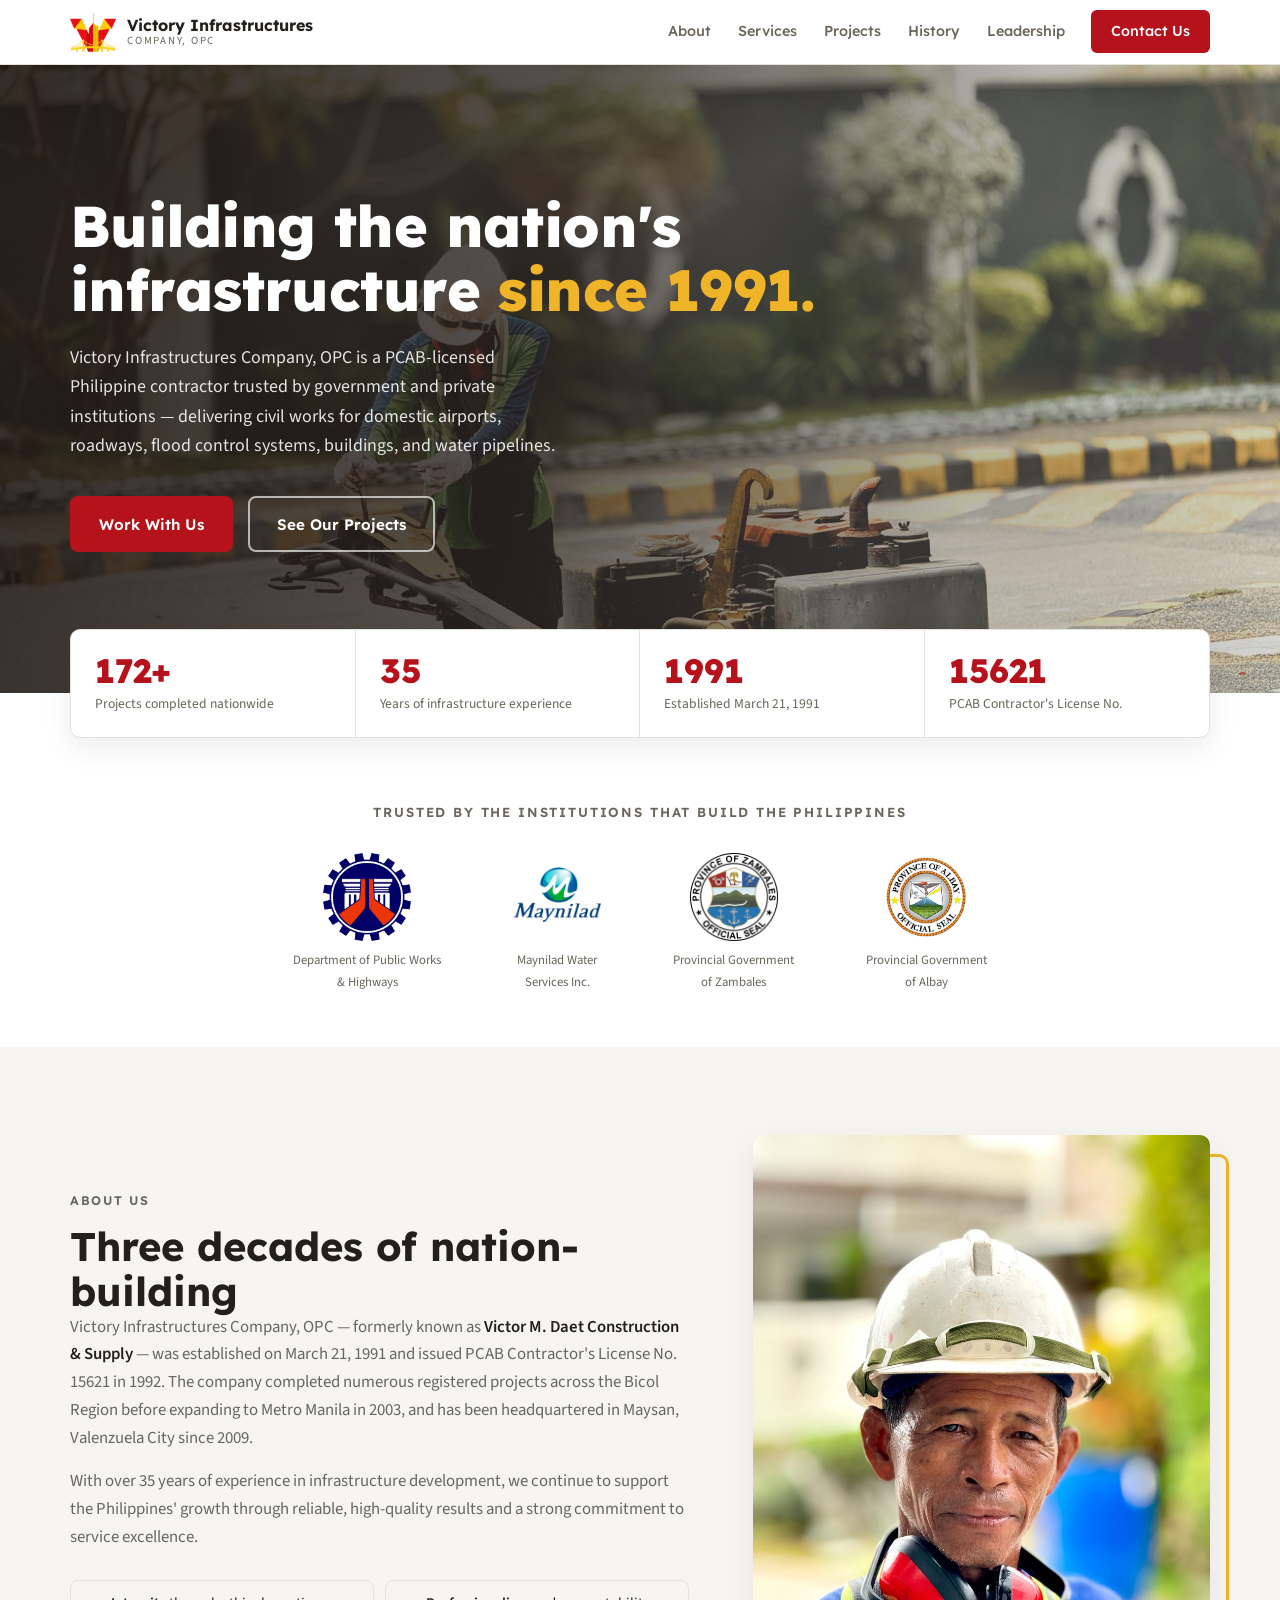
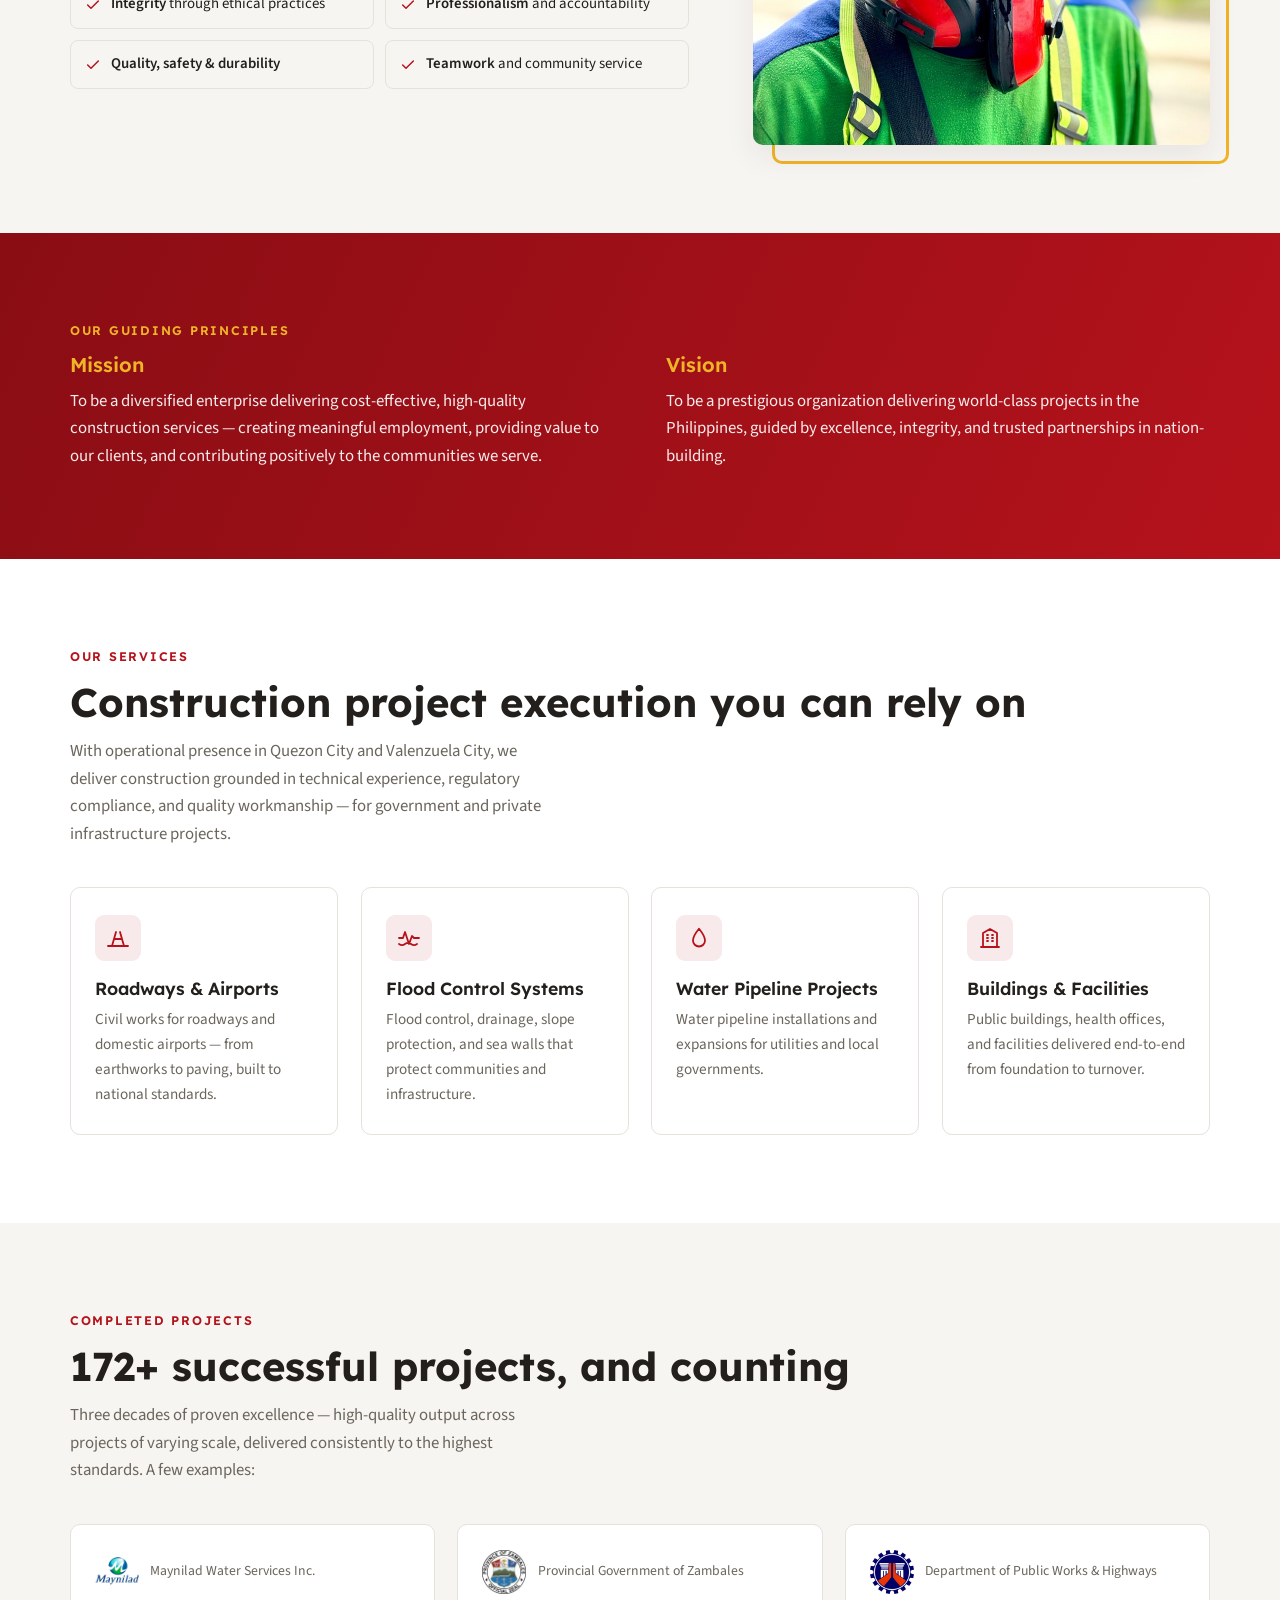
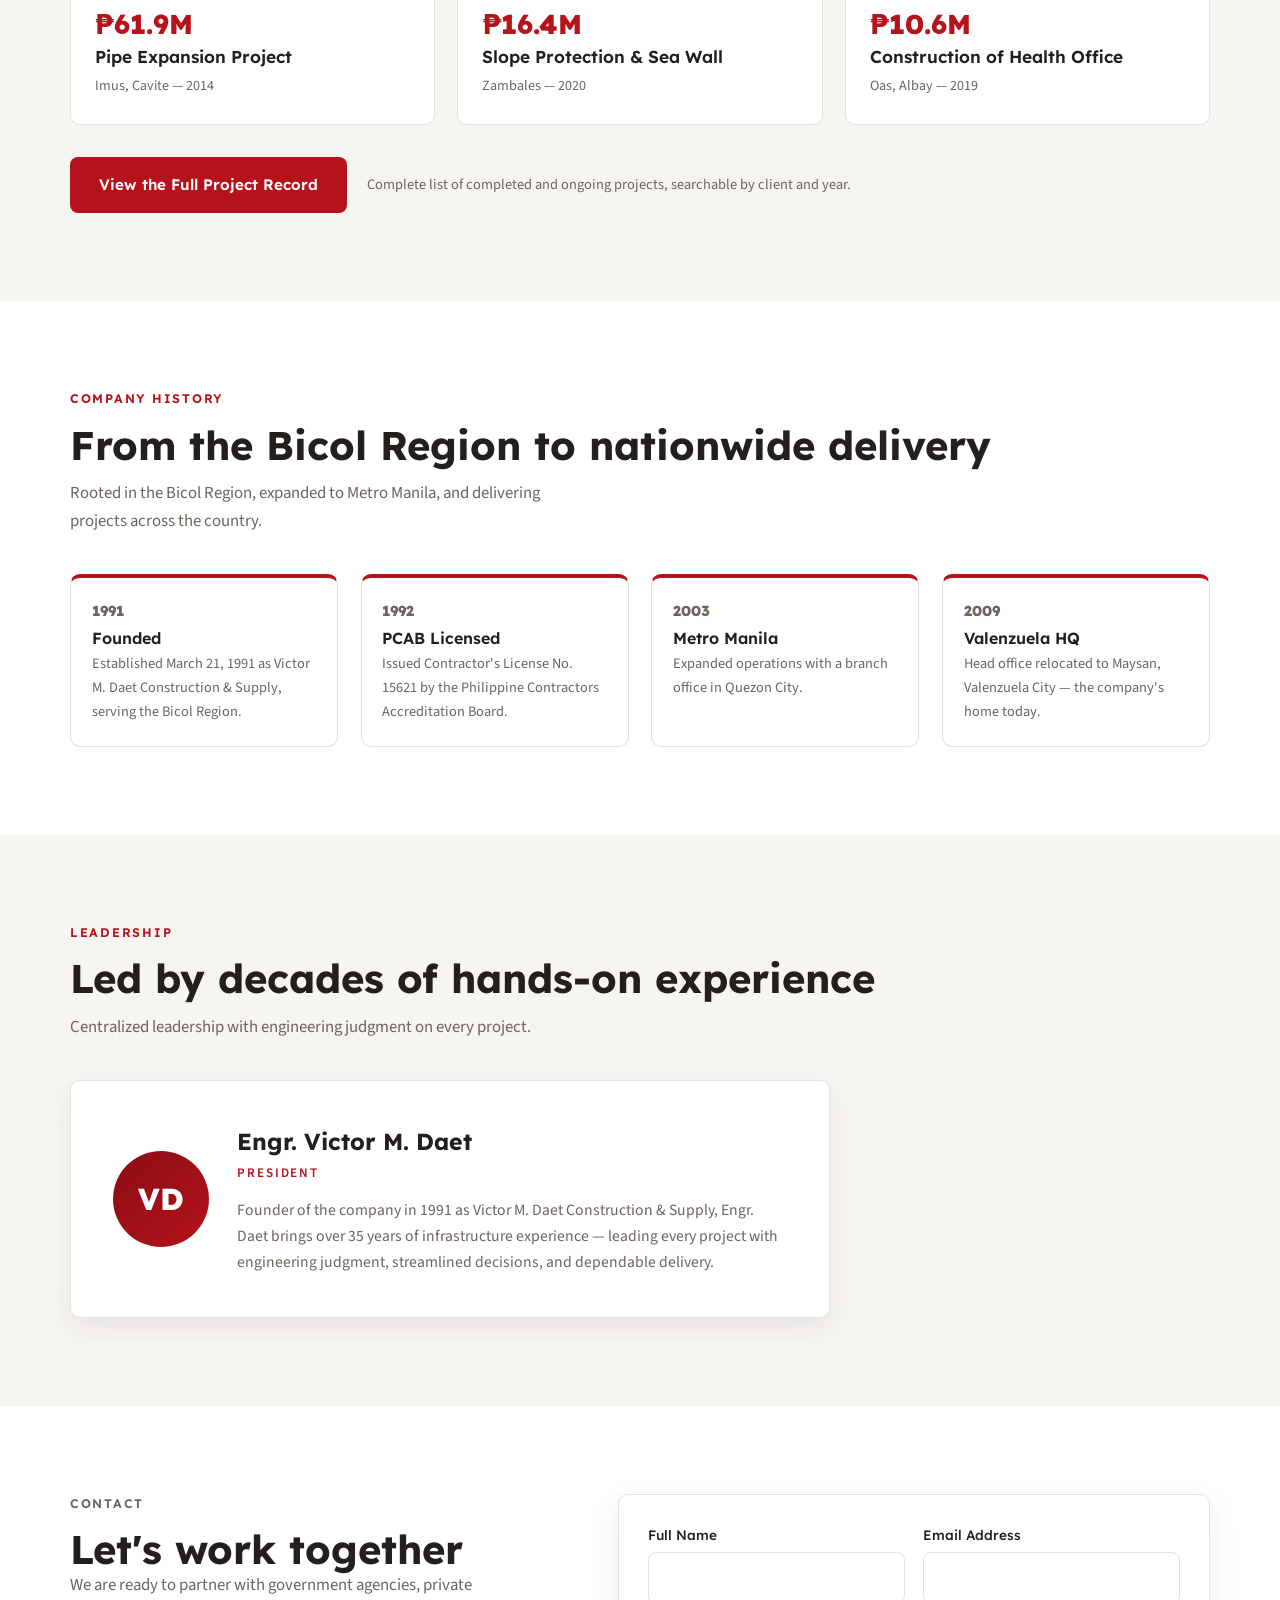
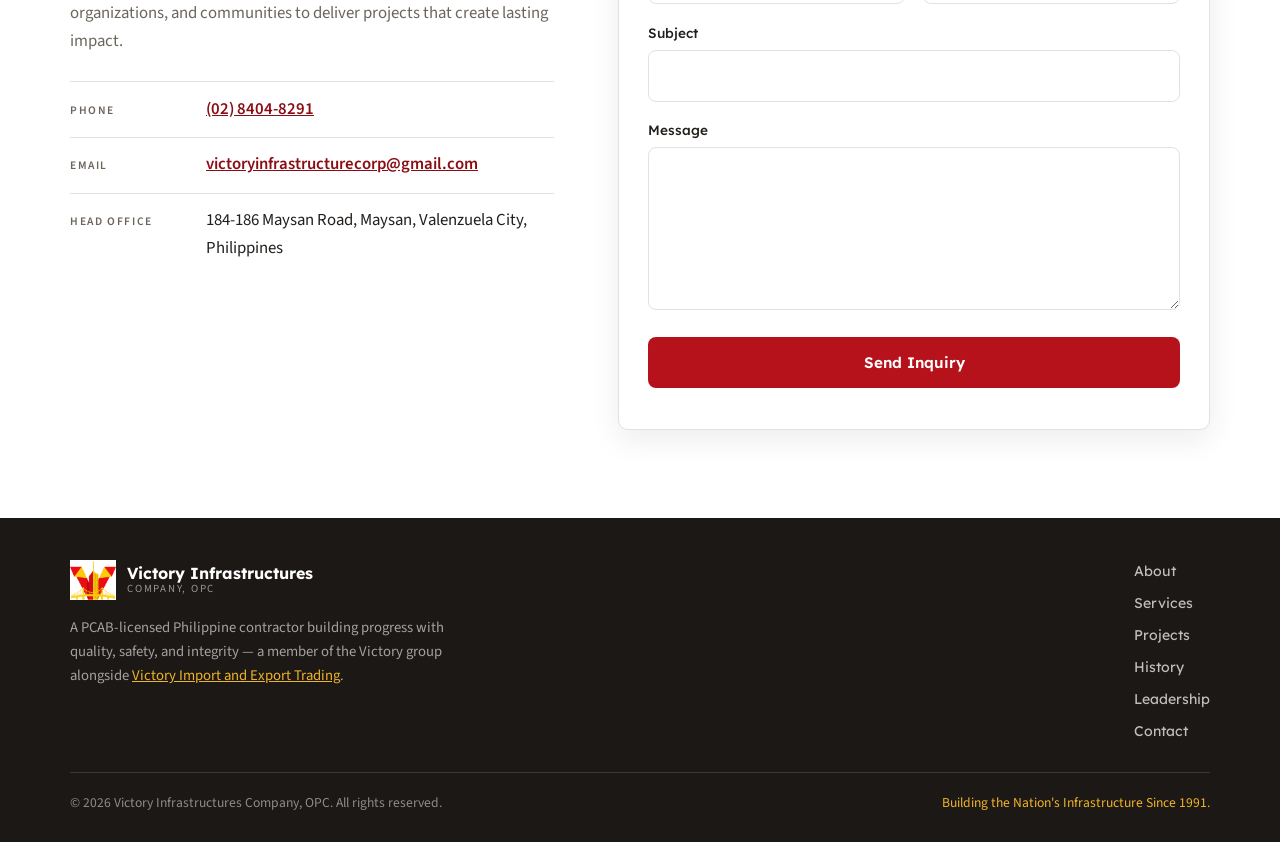
<file: index.html>
<!DOCTYPE html>
<html lang="en">
<head>
  <meta charset="UTF-8">
  <meta name="viewport" content="width=device-width, initial-scale=1.0">
  <title>Victory Infrastructures Company, OPC — Building the Nation's Infrastructure Since 1991</title>
  <meta name="description" content="Victory Infrastructures Company, OPC (formerly Victor M. Daet Construction &amp; Supply) is a PCAB-licensed Philippine contractor specializing in government infrastructure projects — civil works for domestic airports, roadways, flood control systems, buildings, and water pipelines. Over 172 projects completed since 1991.">
  <link rel="stylesheet" href="css/fonts.css">
  <link rel="stylesheet" href="css/style.css">
  <link rel="icon" href="assets/logo.png" type="image/png">
</head>
<body>

  <a class="skip-link" href="#main">Skip to main content</a>

  <!-- ===== Header ===== -->
  <header class="site-header" id="top">
    <div class="container header-inner">
      <a href="#top" class="brand" aria-label="Victory Infrastructures Company, OPC — home">
        <img src="assets/logo.png" alt="" class="brand-mark" width="46" height="40">
        <span class="brand-lines">
          <span class="brand-name">Victory Infrastructures</span>
          <span class="brand-sub">Company, OPC</span>
        </span>
      </a>
      <nav class="site-nav" id="site-nav" aria-label="Main navigation">
        <a href="#about">About</a>
        <a href="#services">Services</a>
        <a href="#projects">Projects</a>
        <a href="#history">History</a>
        <a href="#leadership">Leadership</a>
        <a href="#contact" class="nav-cta">Contact Us</a>
      </nav>
      <button class="nav-toggle" id="nav-toggle" aria-label="Toggle navigation" aria-expanded="false" aria-controls="site-nav">
        <span></span><span></span><span></span>
      </button>
    </div>
  </header>

  <main id="main">
    <!-- ===== Hero ===== -->
    <section class="hero">
      <div class="container">
        <h1>Building the nation's infrastructure <span class="accent">since 1991.</span></h1>
        <p class="hero-lead">
          Victory Infrastructures Company, OPC is a PCAB-licensed Philippine
          contractor trusted by government and private institutions — delivering
          civil works for domestic airports, roadways, flood control systems,
          buildings, and water pipelines.
        </p>
        <div class="hero-actions">
          <a href="#contact" class="btn btn-red">Work With Us</a>
          <a href="#projects" class="btn btn-ghost">See Our Projects</a>
        </div>
      </div>
    </section>

    <!-- ===== Stats bar ===== -->
    <div class="container stats-bar">
      <div class="stats-inner">
        <div class="stat">
          <p class="stat-value">172+</p>
          <p class="stat-label">Projects completed nationwide</p>
        </div>
        <div class="stat">
          <p class="stat-value">35</p>
          <p class="stat-label">Years of infrastructure experience</p>
        </div>
        <div class="stat">
          <p class="stat-value">1991</p>
          <p class="stat-label">Established March 21, 1991</p>
        </div>
        <div class="stat">
          <p class="stat-value">15621</p>
          <p class="stat-label">PCAB Contractor's License No.</p>
        </div>
      </div>
    </div>

    <!-- ===== Client seals ===== -->
    <section class="clients" aria-label="Institutions we have worked with">
      <div class="container">
        <p class="clients-title">Trusted by the institutions that build the Philippines</p>
        <div class="clients-row">
          <figure class="client-seal">
            <img src="assets/clients/dpwh.png" alt="Department of Public Works and Highways seal" loading="lazy">
            <figcaption>Department of Public Works<br>&amp; Highways</figcaption>
          </figure>
          <figure class="client-seal">
            <img src="assets/clients/maynilad.png" alt="Maynilad Water Services logo" loading="lazy">
            <figcaption>Maynilad Water<br>Services Inc.</figcaption>
          </figure>
          <figure class="client-seal">
            <img src="assets/clients/zambales.png" alt="Province of Zambales official seal" loading="lazy">
            <figcaption>Provincial Government<br>of Zambales</figcaption>
          </figure>
          <figure class="client-seal">
            <img src="assets/clients/albay.png" alt="Province of Albay official seal" loading="lazy">
            <figcaption>Provincial Government<br>of Albay</figcaption>
          </figure>
        </div>
      </div>
    </section>

    <!-- ===== About ===== -->
    <section class="section section-warm" id="about">
      <div class="container about-grid">
        <div class="about-copy">
          <p class="eyebrow">About Us</p>
          <h2>Three decades of nation-building</h2>
          <p>
            Victory Infrastructures Company, OPC — formerly known as
            <strong>Victor M. Daet Construction &amp; Supply</strong> — was
            established on March 21, 1991 and issued PCAB Contractor's License
            No. 15621 in 1992. The company completed numerous registered
            projects across the Bicol Region before expanding to Metro Manila
            in 2003, and has been headquartered in Maysan, Valenzuela City
            since 2009.
          </p>
          <p>
            With over 35 years of experience in infrastructure development, we
            continue to support the Philippines' growth through reliable,
            high-quality results and a strong commitment to service excellence.
          </p>
          <div class="values-row">
            <div class="value-chip">
              <svg viewBox="0 0 24 24" fill="none" stroke="currentColor" stroke-width="2.2" stroke-linecap="round" stroke-linejoin="round" aria-hidden="true"><path d="M20 6 9 17l-5-5"/></svg>
              <div><strong>Integrity</strong> through ethical practices</div>
            </div>
            <div class="value-chip">
              <svg viewBox="0 0 24 24" fill="none" stroke="currentColor" stroke-width="2.2" stroke-linecap="round" stroke-linejoin="round" aria-hidden="true"><path d="M20 6 9 17l-5-5"/></svg>
              <div><strong>Professionalism</strong> and accountability</div>
            </div>
            <div class="value-chip">
              <svg viewBox="0 0 24 24" fill="none" stroke="currentColor" stroke-width="2.2" stroke-linecap="round" stroke-linejoin="round" aria-hidden="true"><path d="M20 6 9 17l-5-5"/></svg>
              <div><strong>Quality, safety &amp; durability</strong></div>
            </div>
            <div class="value-chip">
              <svg viewBox="0 0 24 24" fill="none" stroke="currentColor" stroke-width="2.2" stroke-linecap="round" stroke-linejoin="round" aria-hidden="true"><path d="M20 6 9 17l-5-5"/></svg>
              <div><strong>Teamwork</strong> and community service</div>
            </div>
          </div>
        </div>
        <div class="about-photo">
          <img src="assets/photos/worker-portrait.jpg" alt="A Victory Infrastructures crew member in safety gear on site" width="900" height="1200" loading="lazy">
        </div>
      </div>
    </section>

    <!-- ===== Mission & Vision ===== -->
    <section class="section section-red" id="mission">
      <div class="container">
        <p class="eyebrow">Our Guiding Principles</p>
        <div class="mv-grid">
          <div class="mv-card">
            <h3>Mission</h3>
            <p>
              To be a diversified enterprise delivering cost-effective,
              high-quality construction services — creating meaningful
              employment, providing value to our clients, and contributing
              positively to the communities we serve.
            </p>
          </div>
          <div class="mv-card">
            <h3>Vision</h3>
            <p>
              To be a prestigious organization delivering world-class projects
              in the Philippines, guided by excellence, integrity, and trusted
              partnerships in nation-building.
            </p>
          </div>
        </div>
      </div>
    </section>

    <!-- ===== Services ===== -->
    <section class="section" id="services">
      <div class="container">
        <p class="eyebrow">Our Services</p>
        <h2>Construction project execution you can rely on</h2>
        <p class="section-lead">
          With operational presence in Quezon City and Valenzuela City, we
          deliver construction grounded in technical experience, regulatory
          compliance, and quality workmanship — for government and private
          infrastructure projects.
        </p>
        <div class="card-grid">
          <article class="card">
            <div class="card-icon" aria-hidden="true">
              <svg viewBox="0 0 24 24" fill="none" stroke="currentColor" stroke-width="1.8" stroke-linecap="round" stroke-linejoin="round"><path d="M2 20h20M6 20l4-14M18 20l-4-14M8 13h8"/></svg>
            </div>
            <h3>Roadways &amp; Airports</h3>
            <p>Civil works for roadways and domestic airports — from earthworks to paving, built to national standards.</p>
          </article>
          <article class="card">
            <div class="card-icon" aria-hidden="true">
              <svg viewBox="0 0 24 24" fill="none" stroke="currentColor" stroke-width="1.8" stroke-linecap="round" stroke-linejoin="round"><path d="M2 12h4l2-6 4 12 3-8 2 2h5M2 18c2 1.5 4 1.5 6 0s4-1.5 6 0 4 1.5 6 0"/></svg>
            </div>
            <h3>Flood Control Systems</h3>
            <p>Flood control, drainage, slope protection, and sea walls that protect communities and infrastructure.</p>
          </article>
          <article class="card">
            <div class="card-icon" aria-hidden="true">
              <svg viewBox="0 0 24 24" fill="none" stroke="currentColor" stroke-width="1.8" stroke-linecap="round" stroke-linejoin="round"><path d="M12 2.7S6 10 6 14.5a6 6 0 0 0 12 0C18 10 12 2.7 12 2.7z"/></svg>
            </div>
            <h3>Water Pipeline Projects</h3>
            <p>Water pipeline installations and expansions for utilities and local governments.</p>
          </article>
          <article class="card">
            <div class="card-icon" aria-hidden="true">
              <svg viewBox="0 0 24 24" fill="none" stroke="currentColor" stroke-width="1.8" stroke-linecap="round" stroke-linejoin="round"><path d="M3 21h18M5 21V7l7-4 7 4v14M9 9h1M9 12h1M9 15h1M14 9h1M14 12h1M14 15h1"/></svg>
            </div>
            <h3>Buildings &amp; Facilities</h3>
            <p>Public buildings, health offices, and facilities delivered end-to-end from foundation to turnover.</p>
          </article>
        </div>
      </div>
    </section>

    <!-- ===== Projects ===== -->
    <section class="section section-warm" id="projects">
      <div class="container">
        <p class="eyebrow">Completed Projects</p>
        <h2>172+ successful projects, and counting</h2>
        <p class="section-lead">
          Three decades of proven excellence — high-quality output across
          projects of varying scale, delivered consistently to the highest
          standards. A few examples:
        </p>
        <div class="proj-grid">
          <article class="proj-card">
            <div class="proj-client">
              <img src="assets/clients/maynilad.png" alt="Maynilad Water Services logo" loading="lazy">
              <span>Maynilad Water Services Inc.</span>
            </div>
            <p class="proj-value">₱61.9M</p>
            <h3>Pipe Expansion Project</h3>
            <p class="proj-meta">Imus, Cavite — 2014</p>
          </article>
          <article class="proj-card">
            <div class="proj-client">
              <img src="assets/clients/zambales.png" alt="Province of Zambales seal" loading="lazy">
              <span>Provincial Government of Zambales</span>
            </div>
            <p class="proj-value">₱16.4M</p>
            <h3>Slope Protection &amp; Sea Wall</h3>
            <p class="proj-meta">Zambales — 2020</p>
          </article>
          <article class="proj-card">
            <div class="proj-client">
              <img src="assets/clients/dpwh.png" alt="Department of Public Works and Highways seal" loading="lazy">
              <span>Department of Public Works &amp; Highways</span>
            </div>
            <p class="proj-value">₱10.6M</p>
            <h3>Construction of Health Office</h3>
            <p class="proj-meta">Oas, Albay — 2019</p>
          </article>
        </div>
        <div class="proj-cta">
          <a href="projects.html" class="btn btn-red">View the Full Project Record</a>
          <p class="proj-note">Complete list of completed and ongoing projects, searchable by client and year.</p>
        </div>
      </div>
    </section>

    <!-- ===== History ===== -->
    <section class="section" id="history">
      <div class="container">
        <p class="eyebrow">Company History</p>
        <h2>From the Bicol Region to nationwide delivery</h2>
        <p class="section-lead">
          Rooted in the Bicol Region, expanded to Metro Manila, and delivering
          projects across the country.
        </p>
        <ul class="timeline">
          <li>
            <p class="tl-year">1991</p>
            <h3>Founded</h3>
            <p>Established March 21, 1991 as Victor M. Daet Construction &amp; Supply, serving the Bicol Region.</p>
          </li>
          <li>
            <p class="tl-year">1992</p>
            <h3>PCAB Licensed</h3>
            <p>Issued Contractor's License No. 15621 by the Philippine Contractors Accreditation Board.</p>
          </li>
          <li>
            <p class="tl-year">2003</p>
            <h3>Metro Manila</h3>
            <p>Expanded operations with a branch office in Quezon City.</p>
          </li>
          <li>
            <p class="tl-year">2009</p>
            <h3>Valenzuela HQ</h3>
            <p>Head office relocated to Maysan, Valenzuela City — the company's home today.</p>
          </li>
        </ul>
      </div>
    </section>

    <!-- ===== Leadership ===== -->
    <section class="section section-warm" id="leadership">
      <div class="container">
        <p class="eyebrow">Leadership</p>
        <h2>Led by decades of hands-on experience</h2>
        <p class="section-lead">Centralized leadership with engineering judgment on every project.</p>
        <div class="lead-card">
          <div class="lead-seal" aria-hidden="true">VD</div>
          <div>
            <p class="lead-name">Engr. Victor M. Daet</p>
            <p class="lead-role">President</p>
            <p>
              Founder of the company in 1991 as Victor M. Daet Construction
              &amp; Supply, Engr. Daet brings over 35 years of infrastructure
              experience — leading every project with engineering judgment,
              streamlined decisions, and dependable delivery.
            </p>
          </div>
        </div>
      </div>
    </section>

    <!-- ===== Contact ===== -->
    <section class="section" id="contact">
      <div class="container contact-grid">
        <div class="contact-info">
          <p class="eyebrow">Contact</p>
          <h2>Let's work together</h2>
          <p>
            We are ready to partner with government agencies, private
            organizations, and communities to deliver projects that create
            lasting impact.
          </p>
          <ul class="contact-list">
            <li>
              <span class="contact-label">Phone</span>
              <a href="tel:+63284048291">(02) 8404-8291</a>
            </li>
            <li>
              <span class="contact-label">Email</span>
              <a href="mailto:victoryinfrastructurecorp@gmail.com">victoryinfrastructurecorp@gmail.com</a>
            </li>
            <li>
              <span class="contact-label">Head Office</span>
              <span>184-186 Maysan Road, Maysan, Valenzuela City, Philippines</span>
            </li>
          </ul>
        </div>
        <form class="contact-form" id="contact-form" novalidate>
          <div class="form-row">
            <div class="form-field">
              <label for="cf-name">Full Name</label>
              <input type="text" id="cf-name" name="name" required autocomplete="name">
            </div>
            <div class="form-field">
              <label for="cf-email">Email Address</label>
              <input type="email" id="cf-email" name="email" required autocomplete="email">
            </div>
          </div>
          <div class="form-field">
            <label for="cf-subject">Subject</label>
            <input type="text" id="cf-subject" name="subject" required>
          </div>
          <div class="form-field">
            <label for="cf-message">Message</label>
            <textarea id="cf-message" name="message" rows="5" required></textarea>
          </div>
          <button type="submit" class="btn btn-red btn-block">Send Inquiry</button>
          <p class="form-note" id="form-note" role="status"></p>
        </form>
      </div>
    </section>
  </main>

  <!-- ===== Footer ===== -->
  <footer class="site-footer">
    <div class="container footer-inner">
      <div class="footer-brand">
        <span class="brand">
          <img src="assets/logo.png" alt="" class="brand-mark" width="46" height="40">
          <span class="brand-lines">
            <span class="brand-name">Victory Infrastructures</span>
            <span class="brand-sub">Company, OPC</span>
          </span>
        </span>
        <p class="footer-tag">
          A PCAB-licensed Philippine contractor building progress with
          quality, safety, and integrity — a member of the Victory group
          alongside
          <a href="https://victorytrading.ph">Victory Import and Export Trading</a>.
        </p>
      </div>
      <nav class="footer-nav" aria-label="Footer navigation">
        <a href="#about">About</a>
        <a href="#services">Services</a>
        <a href="#projects">Projects</a>
        <a href="#history">History</a>
        <a href="#leadership">Leadership</a>
        <a href="#contact">Contact</a>
      </nav>
    </div>
    <div class="container footer-legal">
      <p>&copy; <span id="year">2026</span> Victory Infrastructures Company, OPC. All rights reserved.</p>
      <p class="gold">Building the Nation's Infrastructure Since 1991.</p>
    </div>
  </footer>

  <script src="js/main.js"></script>
</body>
</html>
</file>
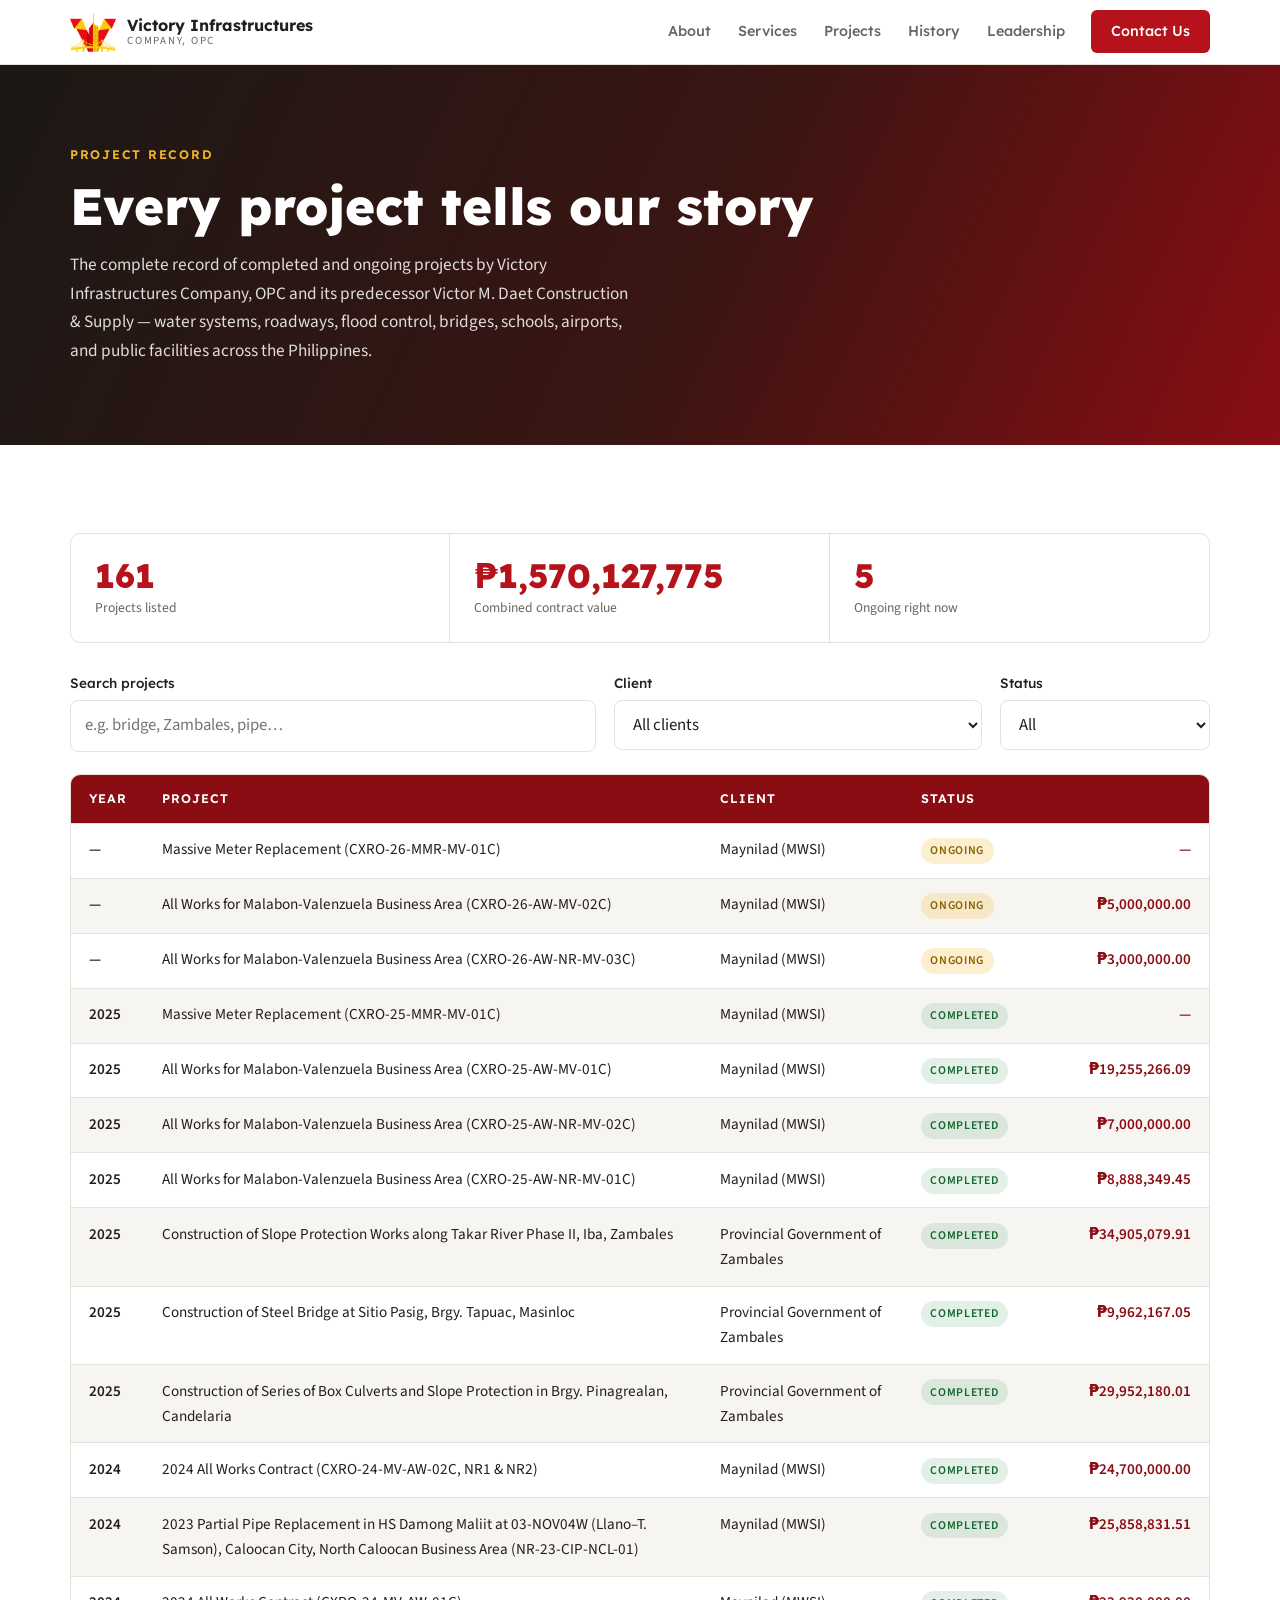
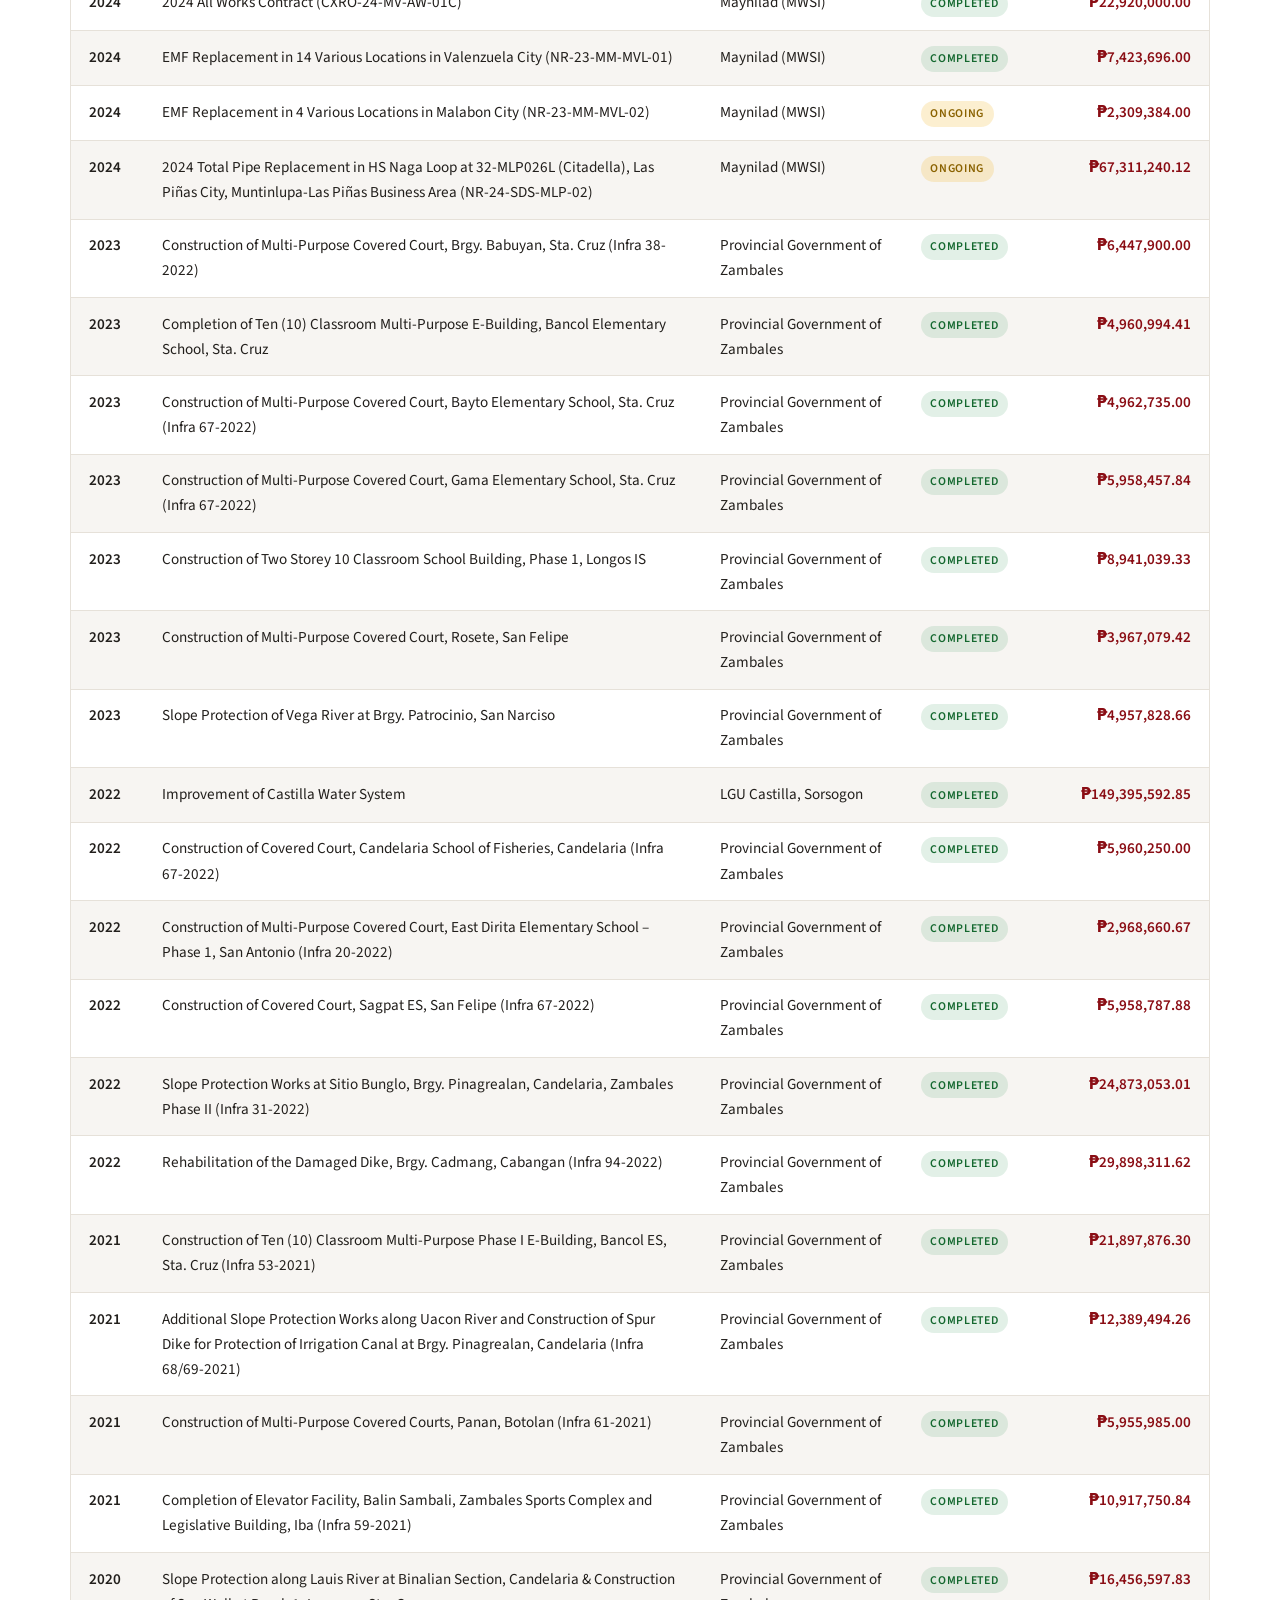
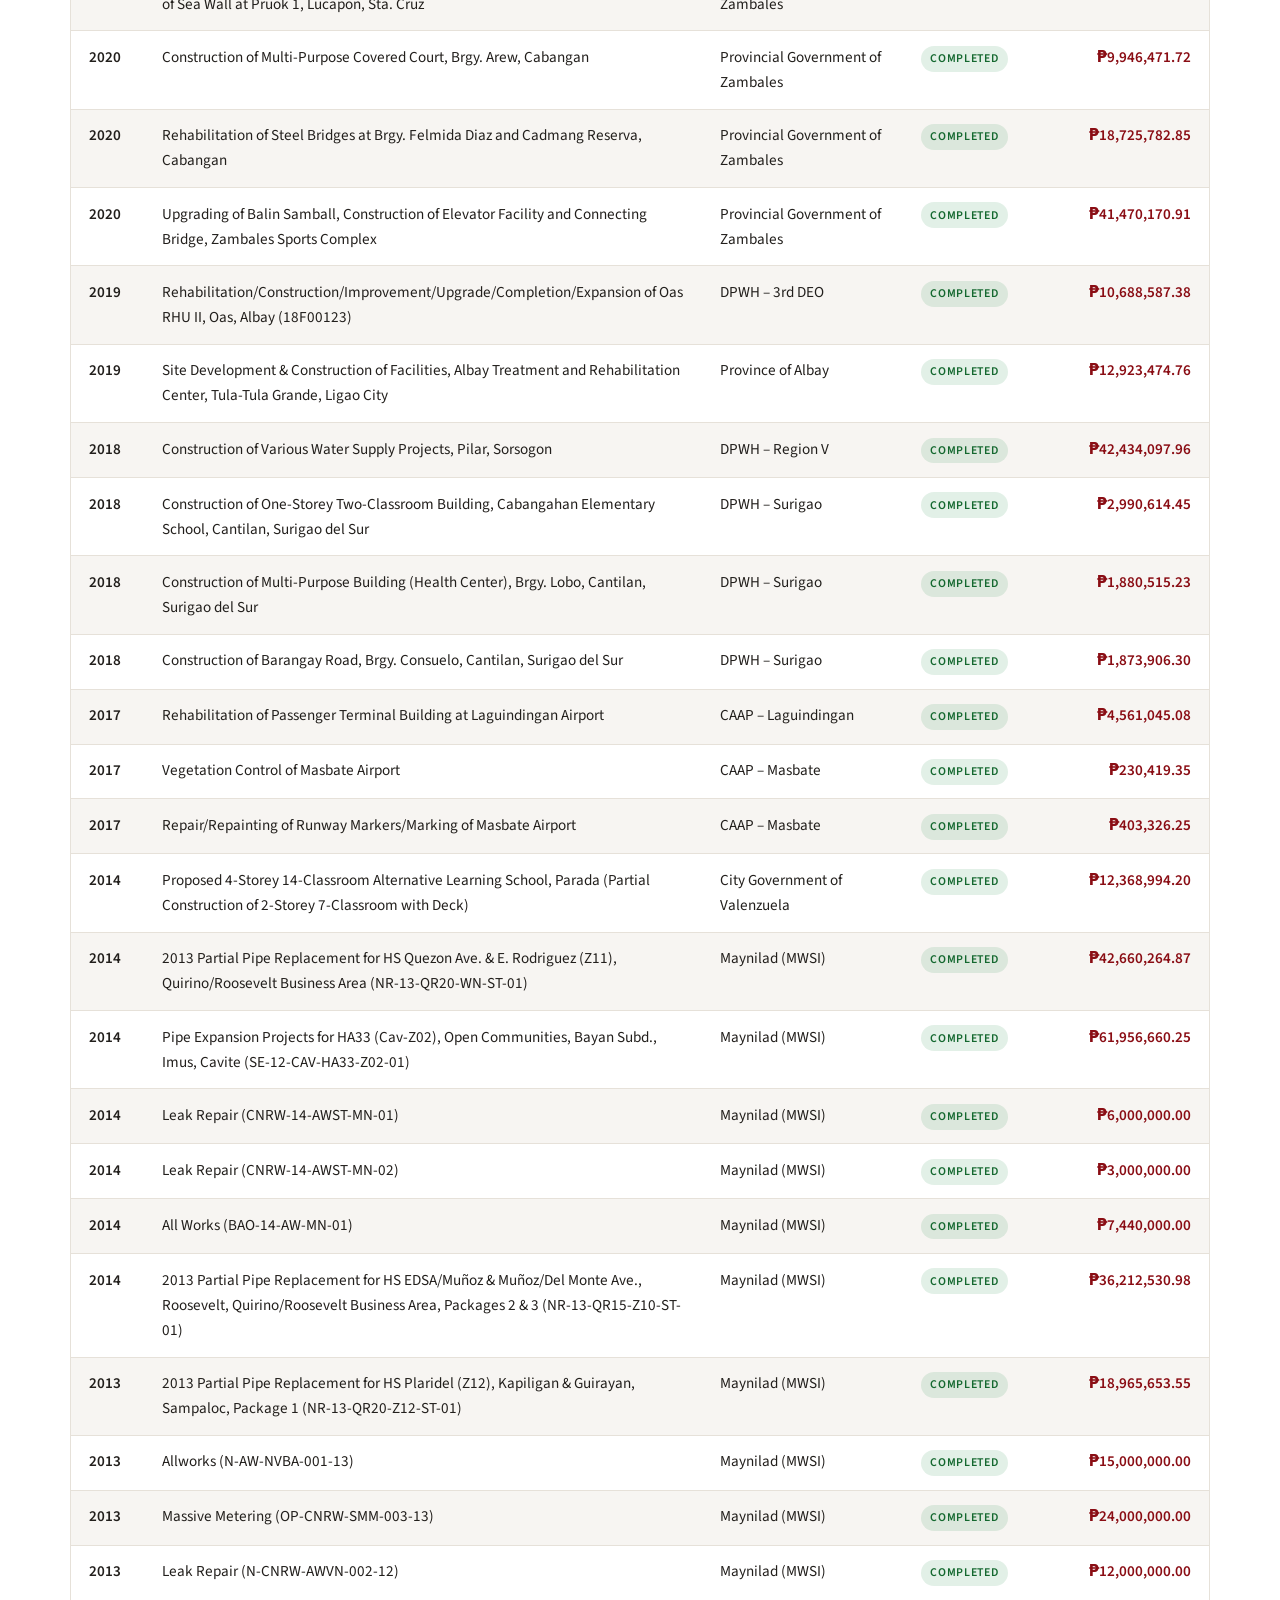
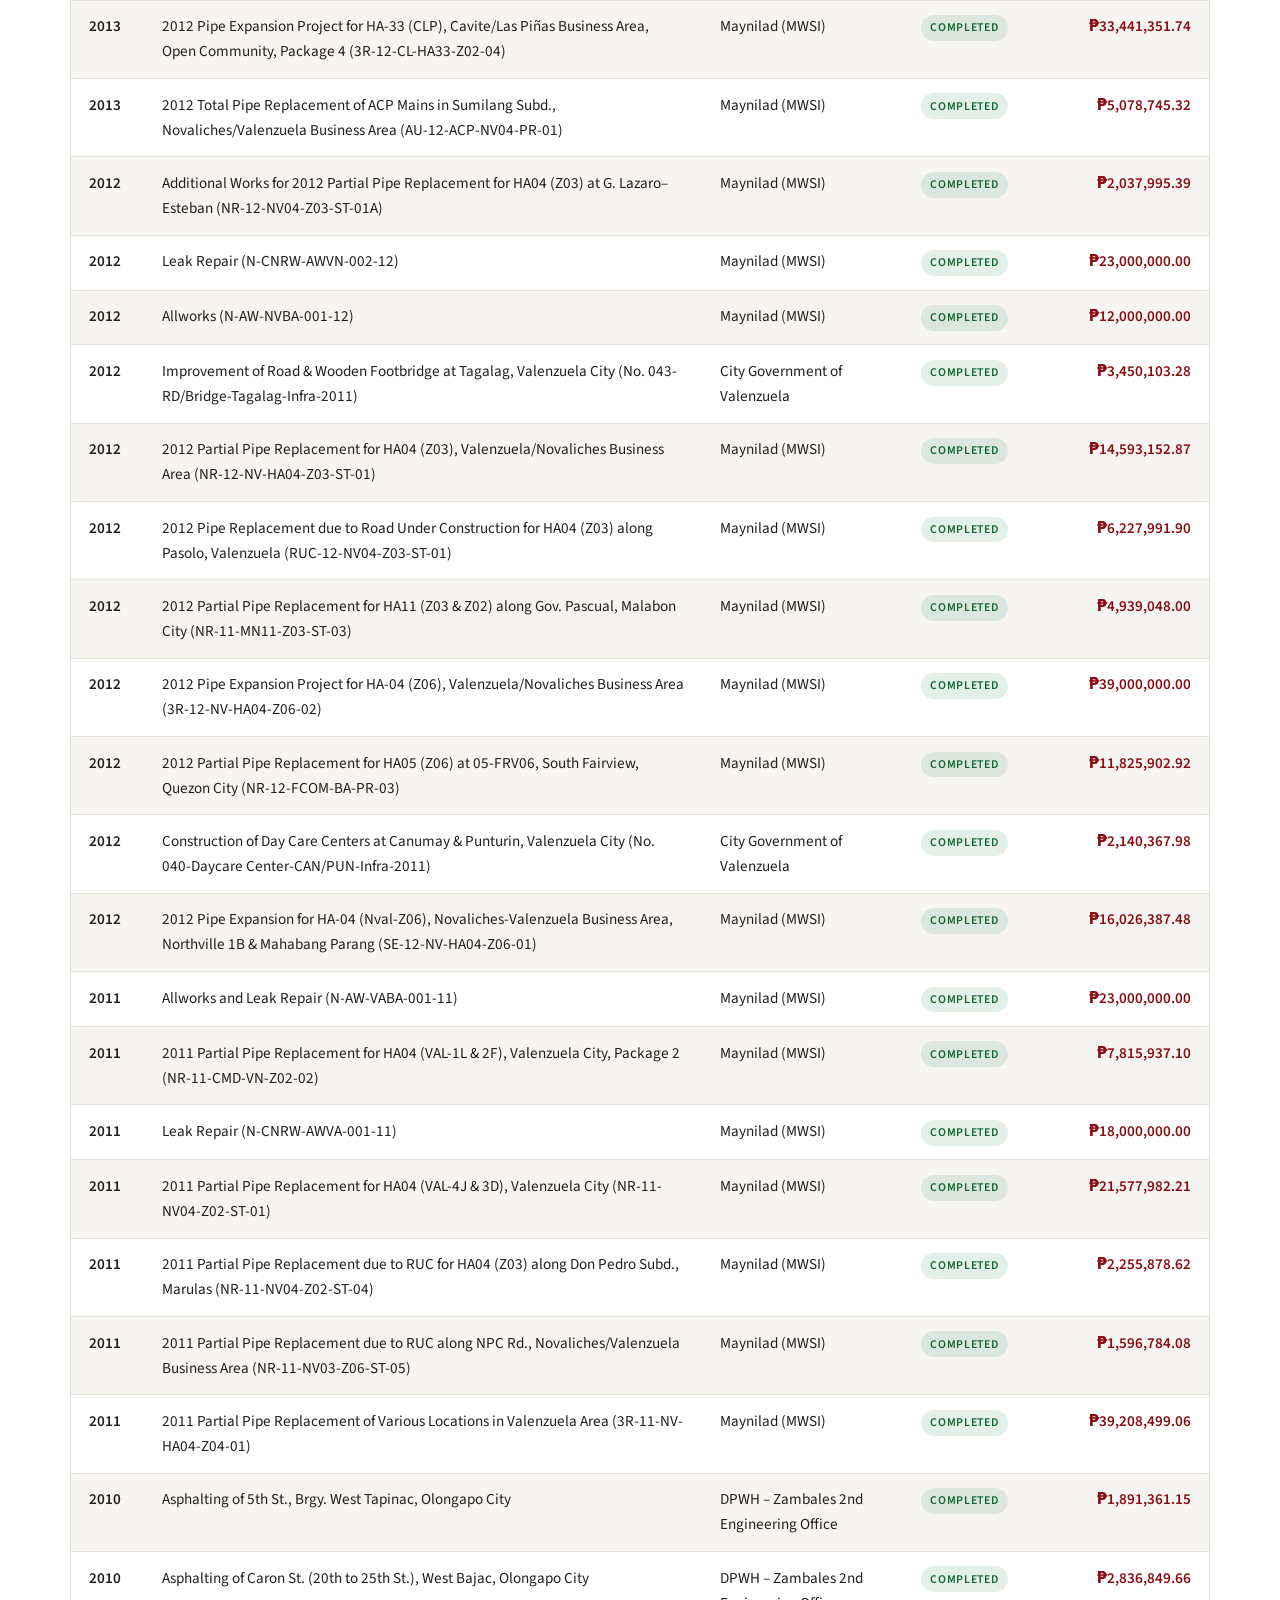
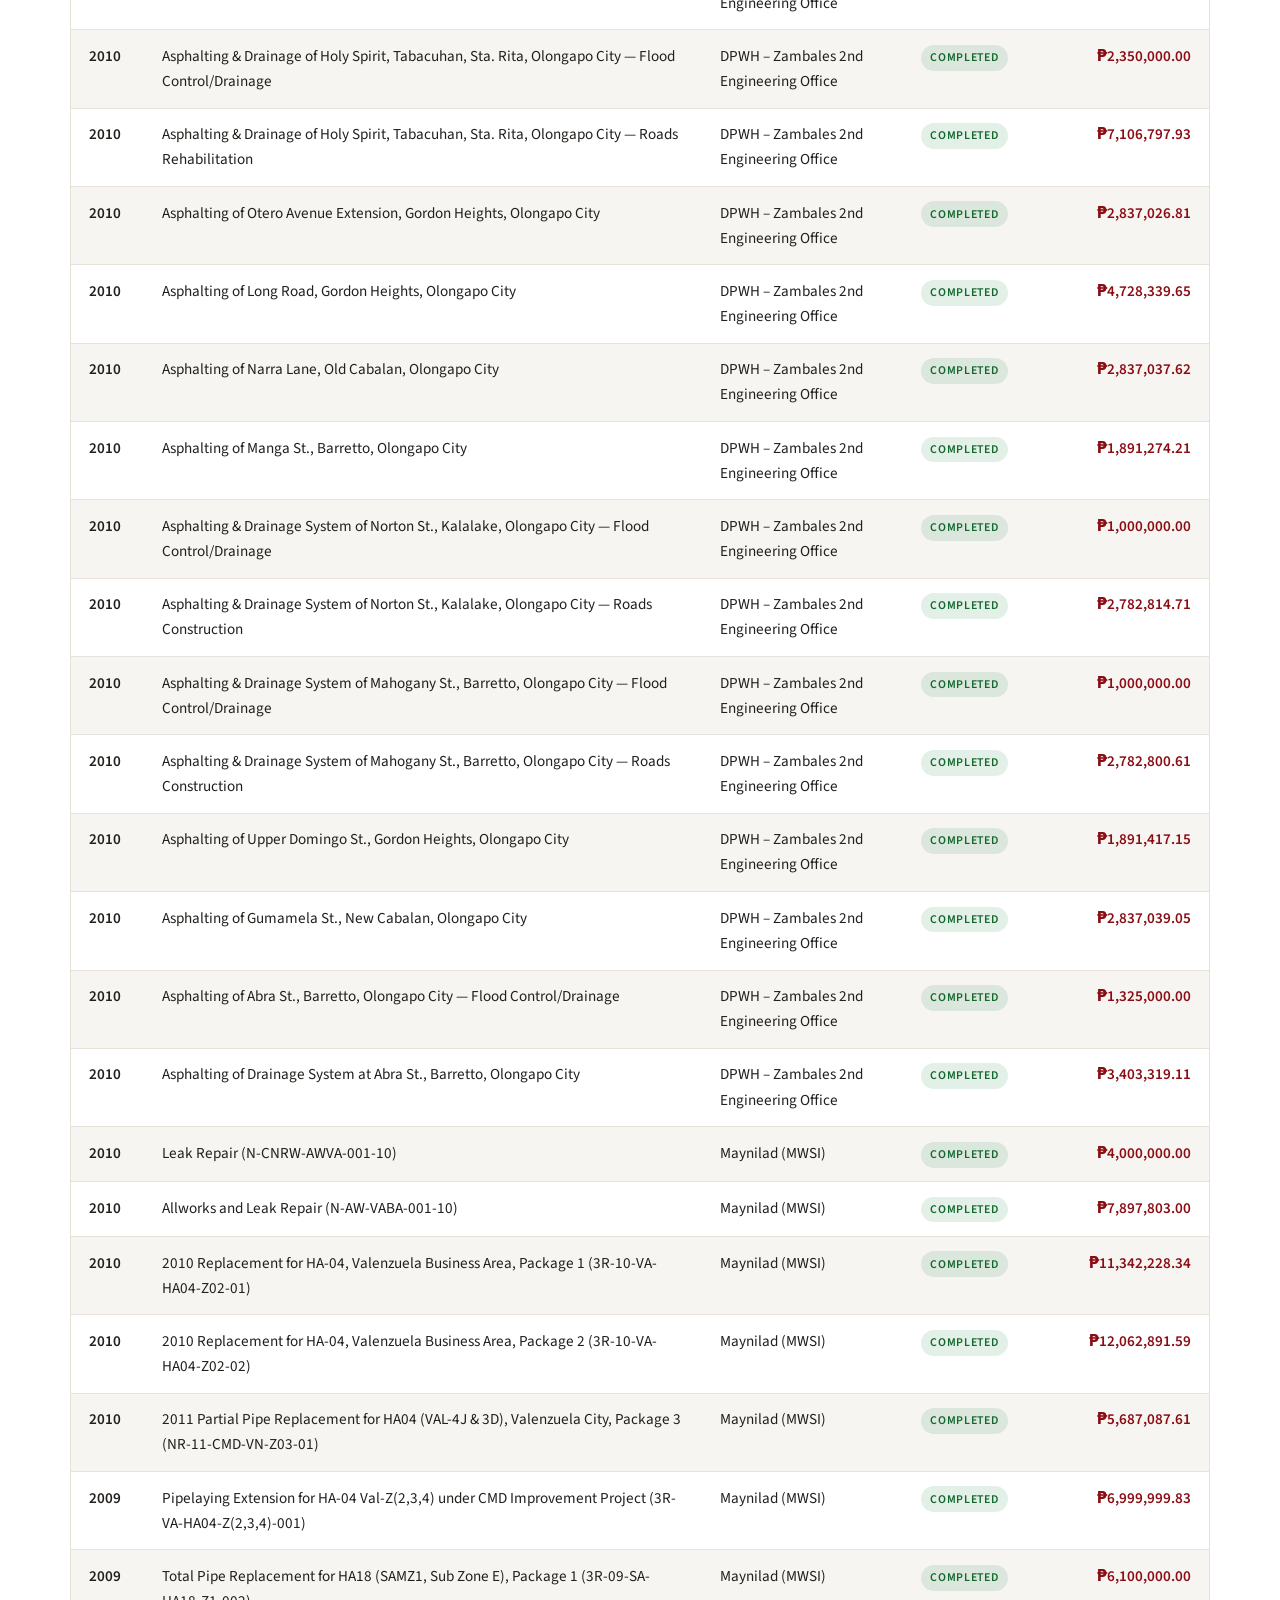
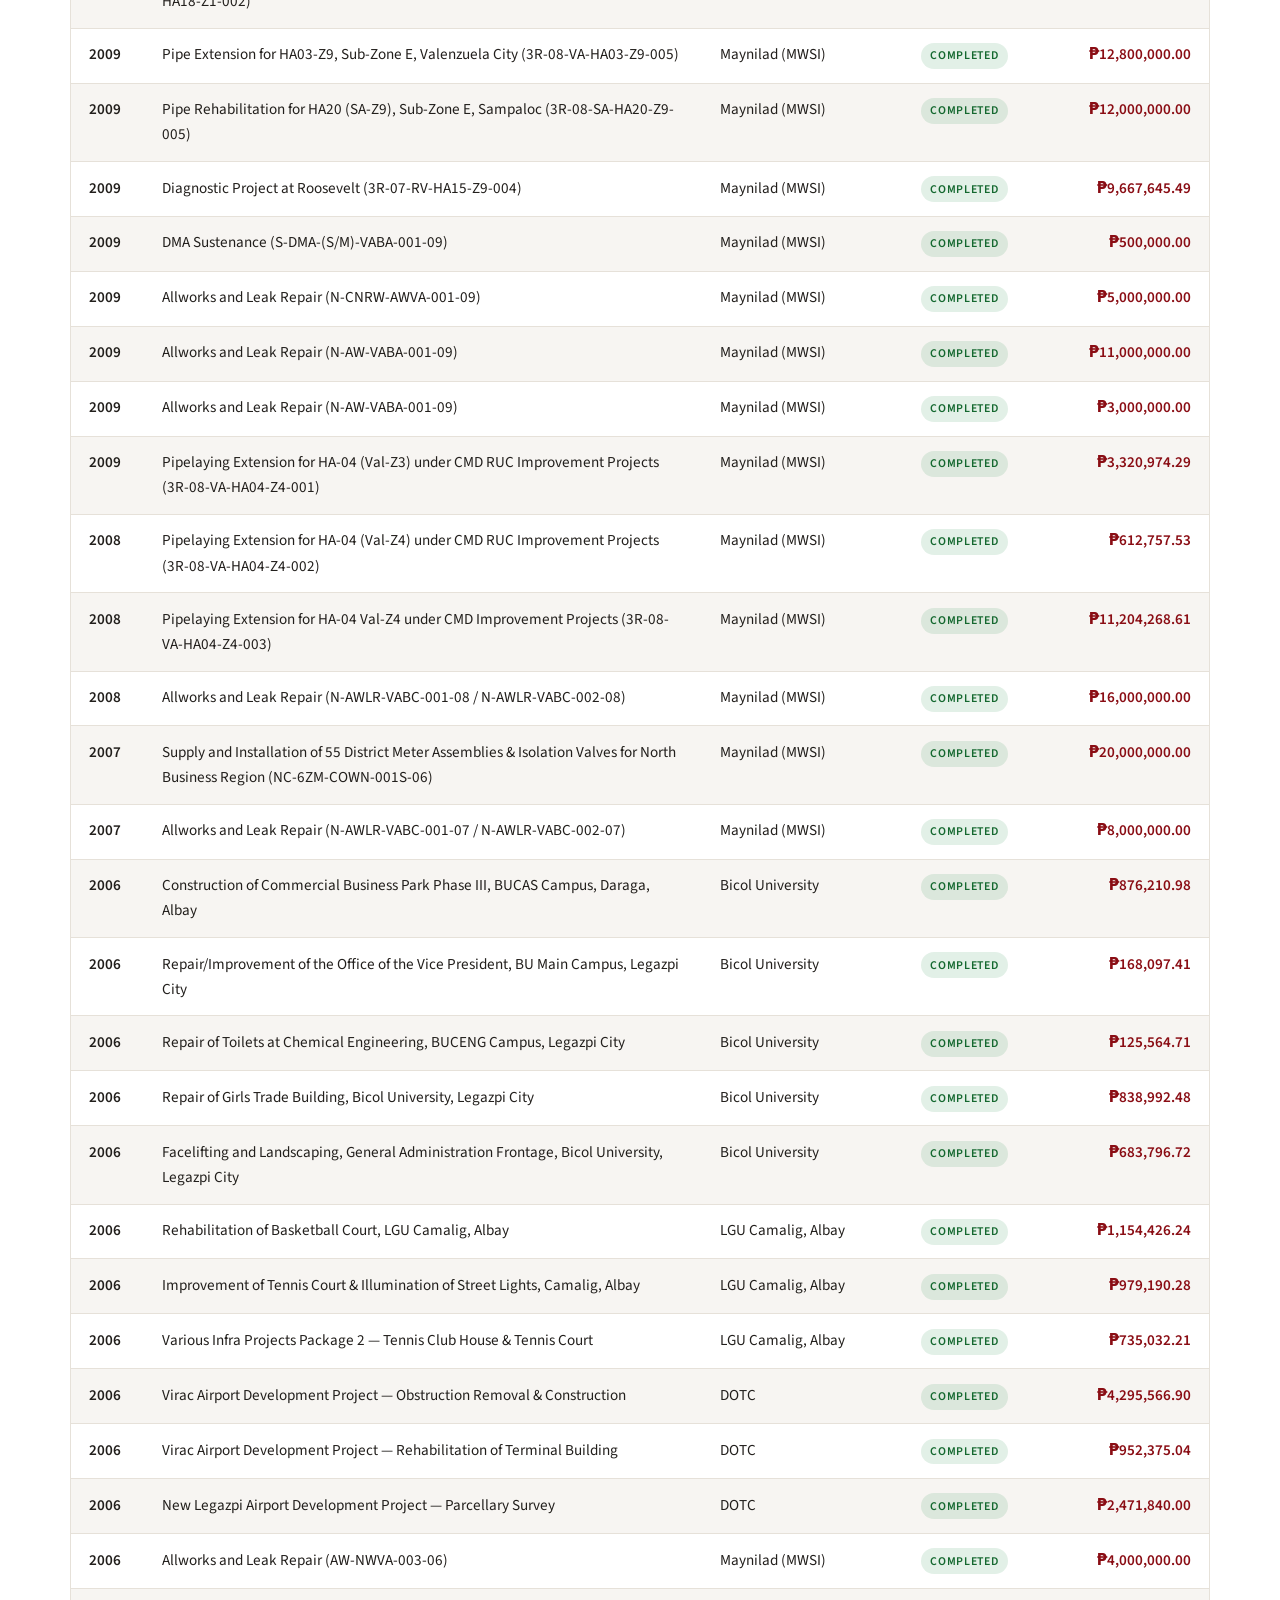
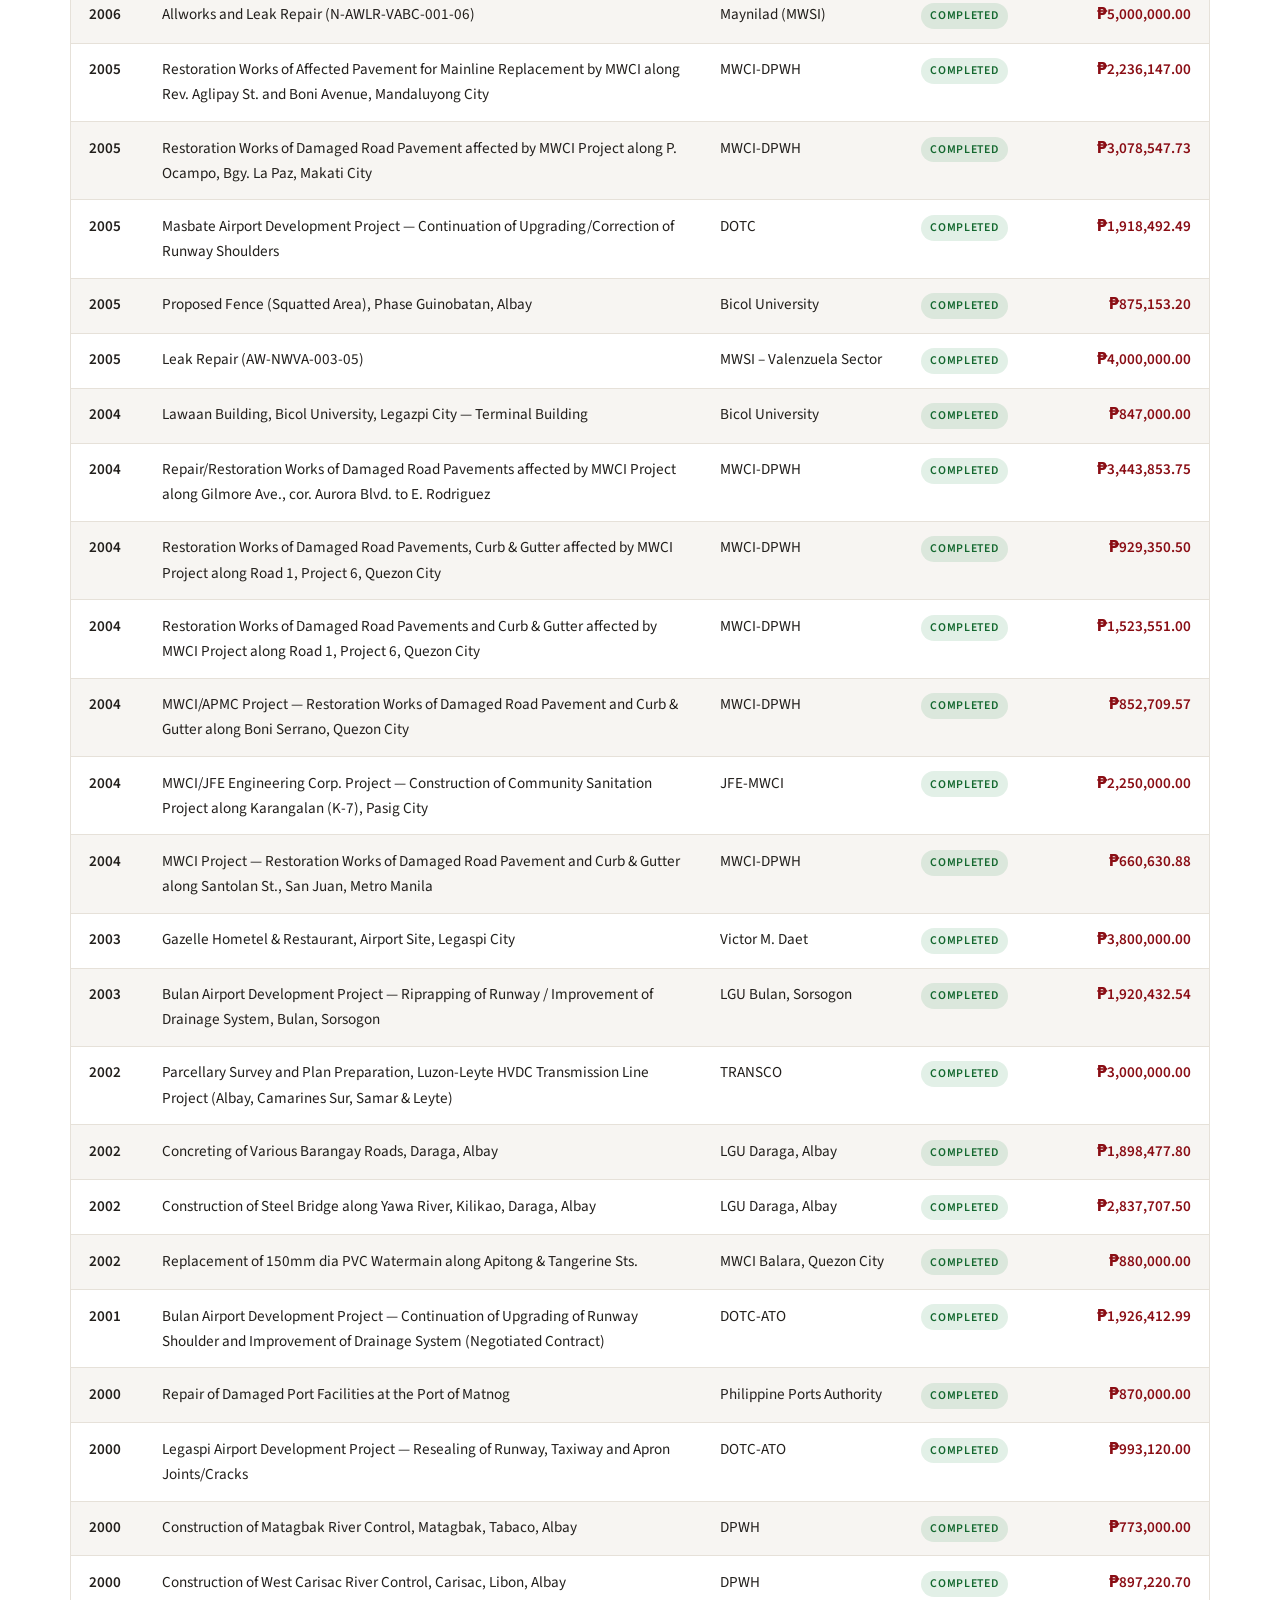
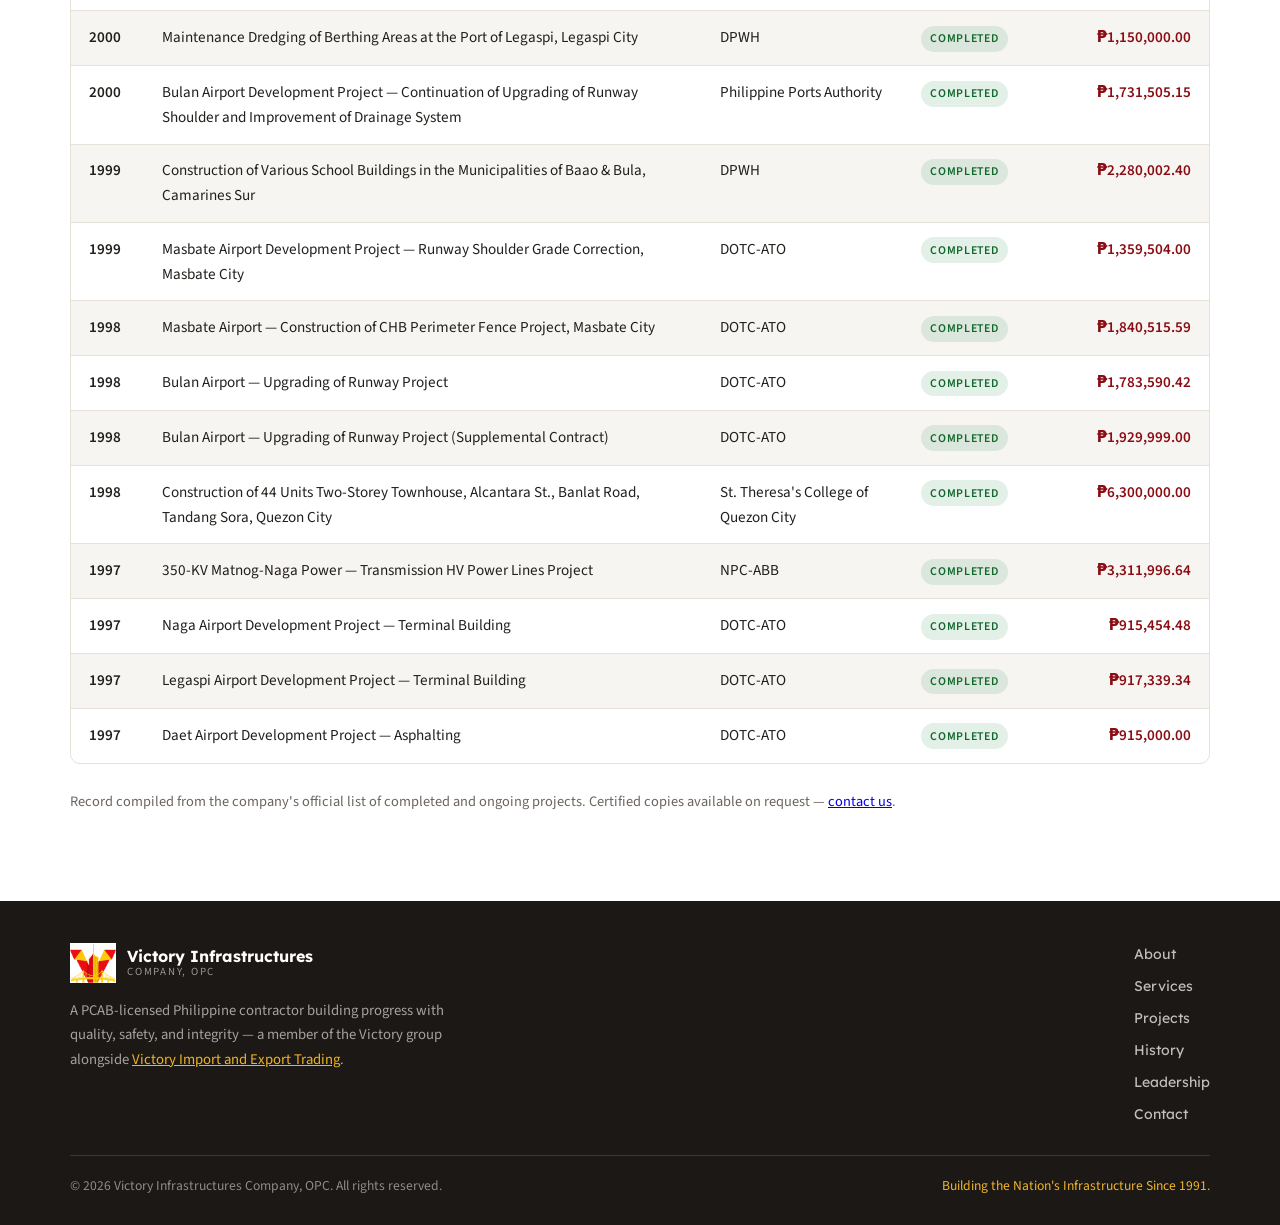
<file: projects.html>
<!DOCTYPE html>
<html lang="en">
<head>
  <meta charset="UTF-8">
  <meta name="viewport" content="width=device-width, initial-scale=1.0">
  <title>Project Record — Victory Infrastructures Company, OPC</title>
  <meta name="description" content="The complete project record of Victory Infrastructures Company, OPC (formerly Victor M. Daet Construction &amp; Supply): completed and ongoing infrastructure projects since the 1990s for DPWH, Maynilad, provincial governments, airports, and more.">
  <link rel="stylesheet" href="css/fonts.css">
  <link rel="stylesheet" href="css/style.css">
  <link rel="icon" href="assets/logo.png" type="image/png">
</head>
<body>

  <a class="skip-link" href="#main">Skip to main content</a>

  <!-- ===== Header ===== -->
  <header class="site-header" id="top">
    <div class="container header-inner">
      <a href="index.html" class="brand" aria-label="Victory Infrastructures Company, OPC — home">
        <img src="assets/logo.png" alt="" class="brand-mark" width="46" height="40">
        <span class="brand-lines">
          <span class="brand-name">Victory Infrastructures</span>
          <span class="brand-sub">Company, OPC</span>
        </span>
      </a>
      <nav class="site-nav" id="site-nav" aria-label="Main navigation">
        <a href="index.html#about">About</a>
        <a href="index.html#services">Services</a>
        <a href="projects.html" aria-current="page">Projects</a>
        <a href="index.html#history">History</a>
        <a href="index.html#leadership">Leadership</a>
        <a href="index.html#contact" class="nav-cta">Contact Us</a>
      </nav>
      <button class="nav-toggle" id="nav-toggle" aria-label="Toggle navigation" aria-expanded="false" aria-controls="site-nav">
        <span></span><span></span><span></span>
      </button>
    </div>
  </header>

  <main id="main">
    <!-- ===== Page hero ===== -->
    <section class="page-hero">
      <div class="container">
        <p class="eyebrow">Project Record</p>
        <h1>Every project tells our story</h1>
        <p class="page-hero-lead">
          The complete record of completed and ongoing projects by Victory
          Infrastructures Company, OPC and its predecessor Victor M. Daet
          Construction &amp; Supply — water systems, roadways, flood control,
          bridges, schools, airports, and public facilities across the
          Philippines.
        </p>
      </div>
    </section>

    <!-- ===== Record ===== -->
    <section class="section" id="record">
      <div class="container">
        <div class="record-stats" id="record-stats" aria-live="polite"></div>

        <div class="record-controls">
          <div class="form-field record-search">
            <label for="rec-search">Search projects</label>
            <input type="search" id="rec-search" placeholder="e.g. bridge, Zambales, pipe…" autocomplete="off">
          </div>
          <div class="form-field">
            <label for="rec-client">Client</label>
            <select id="rec-client">
              <option value="">All clients</option>
            </select>
          </div>
          <div class="form-field">
            <label for="rec-status">Status</label>
            <select id="rec-status">
              <option value="">All</option>
              <option value="Completed">Completed</option>
              <option value="Ongoing">Ongoing</option>
            </select>
          </div>
        </div>

        <div class="record-wrap">
          <table class="record-table">
            <thead>
              <tr>
                <th scope="col" class="col-year">Year</th>
                <th scope="col">Project</th>
                <th scope="col">Client</th>
                <th scope="col">Status</th>
                <th scope="col" class="col-amt">Contract Amount</th>
              </tr>
            </thead>
            <tbody id="record-body"></tbody>
          </table>
        </div>
        <p class="proj-note">
          Record compiled from the company's official list of completed and
          ongoing projects. Certified copies available on request —
          <a href="index.html#contact">contact us</a>.
        </p>
      </div>
    </section>
  </main>

  <!-- ===== Footer ===== -->
  <footer class="site-footer">
    <div class="container footer-inner">
      <div class="footer-brand">
        <span class="brand">
          <img src="assets/logo.png" alt="" class="brand-mark" width="46" height="40">
          <span class="brand-lines">
            <span class="brand-name">Victory Infrastructures</span>
            <span class="brand-sub">Company, OPC</span>
          </span>
        </span>
        <p class="footer-tag">
          A PCAB-licensed Philippine contractor building progress with
          quality, safety, and integrity — a member of the Victory group
          alongside
          <a href="https://victorytrading.ph">Victory Import and Export Trading</a>.
        </p>
      </div>
      <nav class="footer-nav" aria-label="Footer navigation">
        <a href="index.html#about">About</a>
        <a href="index.html#services">Services</a>
        <a href="projects.html">Projects</a>
        <a href="index.html#history">History</a>
        <a href="index.html#leadership">Leadership</a>
        <a href="index.html#contact">Contact</a>
      </nav>
    </div>
    <div class="container footer-legal">
      <p>&copy; <span id="year">2026</span> Victory Infrastructures Company, OPC. All rights reserved.</p>
      <p class="gold">Building the Nation's Infrastructure Since 1991.</p>
    </div>
  </footer>

  <script>
  // Project record — compiled from the company's official project list.
  // Fields: y = year of completion (0 = ongoing/undated), d = details, c = client, s = status, a = contract amount (PHP, 0 = not stated)
  const PROJECTS = [
    {y:0,d:"Massive Meter Replacement (CXRO-26-MMR-MV-01C)",c:"Maynilad (MWSI)",s:"Ongoing",a:0},
    {y:0,d:"All Works for Malabon-Valenzuela Business Area (CXRO-26-AW-MV-02C)",c:"Maynilad (MWSI)",s:"Ongoing",a:5000000},
    {y:0,d:"All Works for Malabon-Valenzuela Business Area (CXRO-26-AW-NR-MV-03C)",c:"Maynilad (MWSI)",s:"Ongoing",a:3000000},
    {y:2025,d:"Massive Meter Replacement (CXRO-25-MMR-MV-01C)",c:"Maynilad (MWSI)",s:"Completed",a:0},
    {y:2025,d:"All Works for Malabon-Valenzuela Business Area (CXRO-25-AW-MV-01C)",c:"Maynilad (MWSI)",s:"Completed",a:19255266.09},
    {y:2025,d:"All Works for Malabon-Valenzuela Business Area (CXRO-25-AW-NR-MV-02C)",c:"Maynilad (MWSI)",s:"Completed",a:7000000},
    {y:2025,d:"All Works for Malabon-Valenzuela Business Area (CXRO-25-AW-NR-MV-01C)",c:"Maynilad (MWSI)",s:"Completed",a:8888349.45},
    {y:2025,d:"Construction of Slope Protection Works along Takar River Phase II, Iba, Zambales",c:"Provincial Government of Zambales",s:"Completed",a:34905079.91},
    {y:2025,d:"Construction of Steel Bridge at Sitio Pasig, Brgy. Tapuac, Masinloc",c:"Provincial Government of Zambales",s:"Completed",a:9962167.05},
    {y:2025,d:"Construction of Series of Box Culverts and Slope Protection in Brgy. Pinagrealan, Candelaria",c:"Provincial Government of Zambales",s:"Completed",a:29952180.01},
    {y:2024,d:"2024 All Works Contract (CXRO-24-MV-AW-02C, NR1 & NR2)",c:"Maynilad (MWSI)",s:"Completed",a:24700000},
    {y:2024,d:"2023 Partial Pipe Replacement in HS Damong Maliit at 03-NOV04W (Llano–T. Samson), Caloocan City, North Caloocan Business Area (NR-23-CIP-NCL-01)",c:"Maynilad (MWSI)",s:"Completed",a:25858831.51},
    {y:2024,d:"2024 All Works Contract (CXRO-24-MV-AW-01C)",c:"Maynilad (MWSI)",s:"Completed",a:22920000},
    {y:2024,d:"EMF Replacement in 14 Various Locations in Valenzuela City (NR-23-MM-MVL-01)",c:"Maynilad (MWSI)",s:"Completed",a:7423696},
    {y:2024,d:"EMF Replacement in 4 Various Locations in Malabon City (NR-23-MM-MVL-02)",c:"Maynilad (MWSI)",s:"Ongoing",a:2309384},
    {y:2024,d:"2024 Total Pipe Replacement in HS Naga Loop at 32-MLP026L (Citadella), Las Piñas City, Muntinlupa-Las Piñas Business Area (NR-24-SDS-MLP-02)",c:"Maynilad (MWSI)",s:"Ongoing",a:67311240.12},
    {y:2023,d:"Construction of Multi-Purpose Covered Court, Brgy. Babuyan, Sta. Cruz (Infra 38-2022)",c:"Provincial Government of Zambales",s:"Completed",a:6447900},
    {y:2023,d:"Completion of Ten (10) Classroom Multi-Purpose E-Building, Bancol Elementary School, Sta. Cruz",c:"Provincial Government of Zambales",s:"Completed",a:4960994.41},
    {y:2023,d:"Construction of Multi-Purpose Covered Court, Bayto Elementary School, Sta. Cruz (Infra 67-2022)",c:"Provincial Government of Zambales",s:"Completed",a:4962735},
    {y:2023,d:"Construction of Multi-Purpose Covered Court, Gama Elementary School, Sta. Cruz (Infra 67-2022)",c:"Provincial Government of Zambales",s:"Completed",a:5958457.84},
    {y:2023,d:"Construction of Two Storey 10 Classroom School Building, Phase 1, Longos IS",c:"Provincial Government of Zambales",s:"Completed",a:8941039.33},
    {y:2023,d:"Construction of Multi-Purpose Covered Court, Rosete, San Felipe",c:"Provincial Government of Zambales",s:"Completed",a:3967079.42},
    {y:2023,d:"Slope Protection of Vega River at Brgy. Patrocinio, San Narciso",c:"Provincial Government of Zambales",s:"Completed",a:4957828.66},
    {y:2022,d:"Improvement of Castilla Water System",c:"LGU Castilla, Sorsogon",s:"Completed",a:149395592.85},
    {y:2022,d:"Construction of Covered Court, Candelaria School of Fisheries, Candelaria (Infra 67-2022)",c:"Provincial Government of Zambales",s:"Completed",a:5960250},
    {y:2022,d:"Construction of Multi-Purpose Covered Court, East Dirita Elementary School – Phase 1, San Antonio (Infra 20-2022)",c:"Provincial Government of Zambales",s:"Completed",a:2968660.67},
    {y:2022,d:"Construction of Covered Court, Sagpat ES, San Felipe (Infra 67-2022)",c:"Provincial Government of Zambales",s:"Completed",a:5958787.88},
    {y:2022,d:"Slope Protection Works at Sitio Bunglo, Brgy. Pinagrealan, Candelaria, Zambales Phase II (Infra 31-2022)",c:"Provincial Government of Zambales",s:"Completed",a:24873053.01},
    {y:2022,d:"Rehabilitation of the Damaged Dike, Brgy. Cadmang, Cabangan (Infra 94-2022)",c:"Provincial Government of Zambales",s:"Completed",a:29898311.62},
    {y:2021,d:"Construction of Ten (10) Classroom Multi-Purpose Phase I E-Building, Bancol ES, Sta. Cruz (Infra 53-2021)",c:"Provincial Government of Zambales",s:"Completed",a:21897876.30},
    {y:2021,d:"Additional Slope Protection Works along Uacon River and Construction of Spur Dike for Protection of Irrigation Canal at Brgy. Pinagrealan, Candelaria (Infra 68/69-2021)",c:"Provincial Government of Zambales",s:"Completed",a:12389494.26},
    {y:2021,d:"Construction of Multi-Purpose Covered Courts, Panan, Botolan (Infra 61-2021)",c:"Provincial Government of Zambales",s:"Completed",a:5955985},
    {y:2021,d:"Completion of Elevator Facility, Balin Sambali, Zambales Sports Complex and Legislative Building, Iba (Infra 59-2021)",c:"Provincial Government of Zambales",s:"Completed",a:10917750.84},
    {y:2020,d:"Slope Protection along Lauis River at Binalian Section, Candelaria & Construction of Sea Wall at Pruok 1, Lucapon, Sta. Cruz",c:"Provincial Government of Zambales",s:"Completed",a:16456597.83},
    {y:2020,d:"Construction of Multi-Purpose Covered Court, Brgy. Arew, Cabangan",c:"Provincial Government of Zambales",s:"Completed",a:9946471.72},
    {y:2020,d:"Rehabilitation of Steel Bridges at Brgy. Felmida Diaz and Cadmang Reserva, Cabangan",c:"Provincial Government of Zambales",s:"Completed",a:18725782.85},
    {y:2020,d:"Upgrading of Balin Samball, Construction of Elevator Facility and Connecting Bridge, Zambales Sports Complex",c:"Provincial Government of Zambales",s:"Completed",a:41470170.91},
    {y:2019,d:"Rehabilitation/Construction/Improvement/Upgrade/Completion/Expansion of Oas RHU II, Oas, Albay (18F00123)",c:"DPWH – 3rd DEO",s:"Completed",a:10688587.38},
    {y:2019,d:"Site Development & Construction of Facilities, Albay Treatment and Rehabilitation Center, Tula-Tula Grande, Ligao City",c:"Province of Albay",s:"Completed",a:12923474.76},
    {y:2018,d:"Construction of Various Water Supply Projects, Pilar, Sorsogon",c:"DPWH – Region V",s:"Completed",a:42434097.96},
    {y:2018,d:"Construction of One-Storey Two-Classroom Building, Cabangahan Elementary School, Cantilan, Surigao del Sur",c:"DPWH – Surigao",s:"Completed",a:2990614.45},
    {y:2018,d:"Construction of Multi-Purpose Building (Health Center), Brgy. Lobo, Cantilan, Surigao del Sur",c:"DPWH – Surigao",s:"Completed",a:1880515.23},
    {y:2018,d:"Construction of Barangay Road, Brgy. Consuelo, Cantilan, Surigao del Sur",c:"DPWH – Surigao",s:"Completed",a:1873906.30},
    {y:2017,d:"Rehabilitation of Passenger Terminal Building at Laguindingan Airport",c:"CAAP – Laguindingan",s:"Completed",a:4561045.08},
    {y:2017,d:"Vegetation Control of Masbate Airport",c:"CAAP – Masbate",s:"Completed",a:230419.35},
    {y:2017,d:"Repair/Repainting of Runway Markers/Marking of Masbate Airport",c:"CAAP – Masbate",s:"Completed",a:403326.25},
    {y:2014,d:"Proposed 4-Storey 14-Classroom Alternative Learning School, Parada (Partial Construction of 2-Storey 7-Classroom with Deck)",c:"City Government of Valenzuela",s:"Completed",a:12368994.20},
    {y:2014,d:"2013 Partial Pipe Replacement for HS Quezon Ave. & E. Rodriguez (Z11), Quirino/Roosevelt Business Area (NR-13-QR20-WN-ST-01)",c:"Maynilad (MWSI)",s:"Completed",a:42660264.87},
    {y:2014,d:"Pipe Expansion Projects for HA33 (Cav-Z02), Open Communities, Bayan Subd., Imus, Cavite (SE-12-CAV-HA33-Z02-01)",c:"Maynilad (MWSI)",s:"Completed",a:61956660.25},
    {y:2014,d:"Leak Repair (CNRW-14-AWST-MN-01)",c:"Maynilad (MWSI)",s:"Completed",a:6000000},
    {y:2014,d:"Leak Repair (CNRW-14-AWST-MN-02)",c:"Maynilad (MWSI)",s:"Completed",a:3000000},
    {y:2014,d:"All Works (BAO-14-AW-MN-01)",c:"Maynilad (MWSI)",s:"Completed",a:7440000},
    {y:2014,d:"2013 Partial Pipe Replacement for HS EDSA/Muñoz & Muñoz/Del Monte Ave., Roosevelt, Quirino/Roosevelt Business Area, Packages 2 & 3 (NR-13-QR15-Z10-ST-01)",c:"Maynilad (MWSI)",s:"Completed",a:36212530.98},
    {y:2013,d:"2013 Partial Pipe Replacement for HS Plaridel (Z12), Kapiligan & Guirayan, Sampaloc, Package 1 (NR-13-QR20-Z12-ST-01)",c:"Maynilad (MWSI)",s:"Completed",a:18965653.55},
    {y:2013,d:"Allworks (N-AW-NVBA-001-13)",c:"Maynilad (MWSI)",s:"Completed",a:15000000},
    {y:2013,d:"Massive Metering (OP-CNRW-SMM-003-13)",c:"Maynilad (MWSI)",s:"Completed",a:24000000},
    {y:2013,d:"Leak Repair (N-CNRW-AWVN-002-12)",c:"Maynilad (MWSI)",s:"Completed",a:12000000},
    {y:2013,d:"2012 Pipe Expansion Project for HA-33 (CLP), Cavite/Las Piñas Business Area, Open Community, Package 4 (3R-12-CL-HA33-Z02-04)",c:"Maynilad (MWSI)",s:"Completed",a:33441351.74},
    {y:2013,d:"2012 Total Pipe Replacement of ACP Mains in Sumilang Subd., Novaliches/Valenzuela Business Area (AU-12-ACP-NV04-PR-01)",c:"Maynilad (MWSI)",s:"Completed",a:5078745.32},
    {y:2012,d:"Additional Works for 2012 Partial Pipe Replacement for HA04 (Z03) at G. Lazaro–Esteban (NR-12-NV04-Z03-ST-01A)",c:"Maynilad (MWSI)",s:"Completed",a:2037995.39},
    {y:2012,d:"Leak Repair (N-CNRW-AWVN-002-12)",c:"Maynilad (MWSI)",s:"Completed",a:23000000},
    {y:2012,d:"Allworks (N-AW-NVBA-001-12)",c:"Maynilad (MWSI)",s:"Completed",a:12000000},
    {y:2012,d:"Improvement of Road & Wooden Footbridge at Tagalag, Valenzuela City (No. 043-RD/Bridge-Tagalag-Infra-2011)",c:"City Government of Valenzuela",s:"Completed",a:3450103.28},
    {y:2012,d:"2012 Partial Pipe Replacement for HA04 (Z03), Valenzuela/Novaliches Business Area (NR-12-NV-HA04-Z03-ST-01)",c:"Maynilad (MWSI)",s:"Completed",a:14593152.87},
    {y:2012,d:"2012 Pipe Replacement due to Road Under Construction for HA04 (Z03) along Pasolo, Valenzuela (RUC-12-NV04-Z03-ST-01)",c:"Maynilad (MWSI)",s:"Completed",a:6227991.90},
    {y:2012,d:"2012 Partial Pipe Replacement for HA11 (Z03 & Z02) along Gov. Pascual, Malabon City (NR-11-MN11-Z03-ST-03)",c:"Maynilad (MWSI)",s:"Completed",a:4939048},
    {y:2012,d:"2012 Pipe Expansion Project for HA-04 (Z06), Valenzuela/Novaliches Business Area (3R-12-NV-HA04-Z06-02)",c:"Maynilad (MWSI)",s:"Completed",a:39000000},
    {y:2012,d:"2012 Partial Pipe Replacement for HA05 (Z06) at 05-FRV06, South Fairview, Quezon City (NR-12-FCOM-BA-PR-03)",c:"Maynilad (MWSI)",s:"Completed",a:11825902.92},
    {y:2012,d:"Construction of Day Care Centers at Canumay & Punturin, Valenzuela City (No. 040-Daycare Center-CAN/PUN-Infra-2011)",c:"City Government of Valenzuela",s:"Completed",a:2140367.98},
    {y:2012,d:"2012 Pipe Expansion for HA-04 (Nval-Z06), Novaliches-Valenzuela Business Area, Northville 1B & Mahabang Parang (SE-12-NV-HA04-Z06-01)",c:"Maynilad (MWSI)",s:"Completed",a:16026387.48},
    {y:2011,d:"Allworks and Leak Repair (N-AW-VABA-001-11)",c:"Maynilad (MWSI)",s:"Completed",a:23000000},
    {y:2011,d:"2011 Partial Pipe Replacement for HA04 (VAL-1L & 2F), Valenzuela City, Package 2 (NR-11-CMD-VN-Z02-02)",c:"Maynilad (MWSI)",s:"Completed",a:7815937.10},
    {y:2011,d:"Leak Repair (N-CNRW-AWVA-001-11)",c:"Maynilad (MWSI)",s:"Completed",a:18000000},
    {y:2011,d:"2011 Partial Pipe Replacement for HA04 (VAL-4J & 3D), Valenzuela City (NR-11-NV04-Z02-ST-01)",c:"Maynilad (MWSI)",s:"Completed",a:21577982.21},
    {y:2011,d:"2011 Partial Pipe Replacement due to RUC for HA04 (Z03) along Don Pedro Subd., Marulas (NR-11-NV04-Z02-ST-04)",c:"Maynilad (MWSI)",s:"Completed",a:2255878.62},
    {y:2011,d:"2011 Partial Pipe Replacement due to RUC along NPC Rd., Novaliches/Valenzuela Business Area (NR-11-NV03-Z06-ST-05)",c:"Maynilad (MWSI)",s:"Completed",a:1596784.08},
    {y:2011,d:"2011 Partial Pipe Replacement of Various Locations in Valenzuela Area (3R-11-NV-HA04-Z04-01)",c:"Maynilad (MWSI)",s:"Completed",a:39208499.06},
    {y:2010,d:"Asphalting of 5th St., Brgy. West Tapinac, Olongapo City",c:"DPWH – Zambales 2nd Engineering Office",s:"Completed",a:1891361.15},
    {y:2010,d:"Asphalting of Caron St. (20th to 25th St.), West Bajac, Olongapo City",c:"DPWH – Zambales 2nd Engineering Office",s:"Completed",a:2836849.66},
    {y:2010,d:"Asphalting & Drainage of Holy Spirit, Tabacuhan, Sta. Rita, Olongapo City — Flood Control/Drainage",c:"DPWH – Zambales 2nd Engineering Office",s:"Completed",a:2350000},
    {y:2010,d:"Asphalting & Drainage of Holy Spirit, Tabacuhan, Sta. Rita, Olongapo City — Roads Rehabilitation",c:"DPWH – Zambales 2nd Engineering Office",s:"Completed",a:7106797.93},
    {y:2010,d:"Asphalting of Otero Avenue Extension, Gordon Heights, Olongapo City",c:"DPWH – Zambales 2nd Engineering Office",s:"Completed",a:2837026.81},
    {y:2010,d:"Asphalting of Long Road, Gordon Heights, Olongapo City",c:"DPWH – Zambales 2nd Engineering Office",s:"Completed",a:4728339.65},
    {y:2010,d:"Asphalting of Narra Lane, Old Cabalan, Olongapo City",c:"DPWH – Zambales 2nd Engineering Office",s:"Completed",a:2837037.62},
    {y:2010,d:"Asphalting of Manga St., Barretto, Olongapo City",c:"DPWH – Zambales 2nd Engineering Office",s:"Completed",a:1891274.21},
    {y:2010,d:"Asphalting & Drainage System of Norton St., Kalalake, Olongapo City — Flood Control/Drainage",c:"DPWH – Zambales 2nd Engineering Office",s:"Completed",a:1000000},
    {y:2010,d:"Asphalting & Drainage System of Norton St., Kalalake, Olongapo City — Roads Construction",c:"DPWH – Zambales 2nd Engineering Office",s:"Completed",a:2782814.71},
    {y:2010,d:"Asphalting & Drainage System of Mahogany St., Barretto, Olongapo City — Flood Control/Drainage",c:"DPWH – Zambales 2nd Engineering Office",s:"Completed",a:1000000},
    {y:2010,d:"Asphalting & Drainage System of Mahogany St., Barretto, Olongapo City — Roads Construction",c:"DPWH – Zambales 2nd Engineering Office",s:"Completed",a:2782800.61},
    {y:2010,d:"Asphalting of Upper Domingo St., Gordon Heights, Olongapo City",c:"DPWH – Zambales 2nd Engineering Office",s:"Completed",a:1891417.15},
    {y:2010,d:"Asphalting of Gumamela St., New Cabalan, Olongapo City",c:"DPWH – Zambales 2nd Engineering Office",s:"Completed",a:2837039.05},
    {y:2010,d:"Asphalting of Abra St., Barretto, Olongapo City — Flood Control/Drainage",c:"DPWH – Zambales 2nd Engineering Office",s:"Completed",a:1325000},
    {y:2010,d:"Asphalting of Drainage System at Abra St., Barretto, Olongapo City",c:"DPWH – Zambales 2nd Engineering Office",s:"Completed",a:3403319.11},
    {y:2010,d:"Leak Repair (N-CNRW-AWVA-001-10)",c:"Maynilad (MWSI)",s:"Completed",a:4000000},
    {y:2010,d:"Allworks and Leak Repair (N-AW-VABA-001-10)",c:"Maynilad (MWSI)",s:"Completed",a:7897803},
    {y:2010,d:"2010 Replacement for HA-04, Valenzuela Business Area, Package 1 (3R-10-VA-HA04-Z02-01)",c:"Maynilad (MWSI)",s:"Completed",a:11342228.34},
    {y:2010,d:"2010 Replacement for HA-04, Valenzuela Business Area, Package 2 (3R-10-VA-HA04-Z02-02)",c:"Maynilad (MWSI)",s:"Completed",a:12062891.59},
    {y:2010,d:"2011 Partial Pipe Replacement for HA04 (VAL-4J & 3D), Valenzuela City, Package 3 (NR-11-CMD-VN-Z03-01)",c:"Maynilad (MWSI)",s:"Completed",a:5687087.61},
    {y:2009,d:"Pipelaying Extension for HA-04 Val-Z(2,3,4) under CMD Improvement Project (3R-VA-HA04-Z(2,3,4)-001)",c:"Maynilad (MWSI)",s:"Completed",a:6999999.83},
    {y:2009,d:"Total Pipe Replacement for HA18 (SAMZ1, Sub Zone E), Package 1 (3R-09-SA-HA18-Z1-002)",c:"Maynilad (MWSI)",s:"Completed",a:6100000},
    {y:2009,d:"Pipe Extension for HA03-Z9, Sub-Zone E, Valenzuela City (3R-08-VA-HA03-Z9-005)",c:"Maynilad (MWSI)",s:"Completed",a:12800000},
    {y:2009,d:"Pipe Rehabilitation for HA20 (SA-Z9), Sub-Zone E, Sampaloc (3R-08-SA-HA20-Z9-005)",c:"Maynilad (MWSI)",s:"Completed",a:12000000},
    {y:2009,d:"Diagnostic Project at Roosevelt (3R-07-RV-HA15-Z9-004)",c:"Maynilad (MWSI)",s:"Completed",a:9667645.49},
    {y:2009,d:"DMA Sustenance (S-DMA-(S/M)-VABA-001-09)",c:"Maynilad (MWSI)",s:"Completed",a:500000},
    {y:2009,d:"Allworks and Leak Repair (N-CNRW-AWVA-001-09)",c:"Maynilad (MWSI)",s:"Completed",a:5000000},
    {y:2009,d:"Allworks and Leak Repair (N-AW-VABA-001-09)",c:"Maynilad (MWSI)",s:"Completed",a:11000000},
    {y:2009,d:"Allworks and Leak Repair (N-AW-VABA-001-09)",c:"Maynilad (MWSI)",s:"Completed",a:3000000},
    {y:2009,d:"Pipelaying Extension for HA-04 (Val-Z3) under CMD RUC Improvement Projects (3R-08-VA-HA04-Z4-001)",c:"Maynilad (MWSI)",s:"Completed",a:3320974.29},
    {y:2008,d:"Pipelaying Extension for HA-04 (Val-Z4) under CMD RUC Improvement Projects (3R-08-VA-HA04-Z4-002)",c:"Maynilad (MWSI)",s:"Completed",a:612757.53},
    {y:2008,d:"Pipelaying Extension for HA-04 Val-Z4 under CMD Improvement Projects (3R-08-VA-HA04-Z4-003)",c:"Maynilad (MWSI)",s:"Completed",a:11204268.61},
    {y:2008,d:"Allworks and Leak Repair (N-AWLR-VABC-001-08 / N-AWLR-VABC-002-08)",c:"Maynilad (MWSI)",s:"Completed",a:16000000},
    {y:2007,d:"Supply and Installation of 55 District Meter Assemblies & Isolation Valves for North Business Region (NC-6ZM-COWN-001S-06)",c:"Maynilad (MWSI)",s:"Completed",a:20000000},
    {y:2007,d:"Allworks and Leak Repair (N-AWLR-VABC-001-07 / N-AWLR-VABC-002-07)",c:"Maynilad (MWSI)",s:"Completed",a:8000000},
    {y:2006,d:"Construction of Commercial Business Park Phase III, BUCAS Campus, Daraga, Albay",c:"Bicol University",s:"Completed",a:876210.98},
    {y:2006,d:"Repair/Improvement of the Office of the Vice President, BU Main Campus, Legazpi City",c:"Bicol University",s:"Completed",a:168097.41},
    {y:2006,d:"Repair of Toilets at Chemical Engineering, BUCENG Campus, Legazpi City",c:"Bicol University",s:"Completed",a:125564.71},
    {y:2006,d:"Repair of Girls Trade Building, Bicol University, Legazpi City",c:"Bicol University",s:"Completed",a:838992.48},
    {y:2006,d:"Facelifting and Landscaping, General Administration Frontage, Bicol University, Legazpi City",c:"Bicol University",s:"Completed",a:683796.72},
    {y:2006,d:"Rehabilitation of Basketball Court, LGU Camalig, Albay",c:"LGU Camalig, Albay",s:"Completed",a:1154426.24},
    {y:2006,d:"Improvement of Tennis Court & Illumination of Street Lights, Camalig, Albay",c:"LGU Camalig, Albay",s:"Completed",a:979190.28},
    {y:2006,d:"Various Infra Projects Package 2 — Tennis Club House & Tennis Court",c:"LGU Camalig, Albay",s:"Completed",a:735032.21},
    {y:2006,d:"Virac Airport Development Project — Obstruction Removal & Construction",c:"DOTC",s:"Completed",a:4295566.90},
    {y:2006,d:"Virac Airport Development Project — Rehabilitation of Terminal Building",c:"DOTC",s:"Completed",a:952375.04},
    {y:2006,d:"New Legazpi Airport Development Project — Parcellary Survey",c:"DOTC",s:"Completed",a:2471840},
    {y:2006,d:"Allworks and Leak Repair (AW-NWVA-003-06)",c:"Maynilad (MWSI)",s:"Completed",a:4000000},
    {y:2006,d:"Allworks and Leak Repair (N-AWLR-VABC-001-06)",c:"Maynilad (MWSI)",s:"Completed",a:5000000},
    {y:2005,d:"Restoration Works of Affected Pavement for Mainline Replacement by MWCI along Rev. Aglipay St. and Boni Avenue, Mandaluyong City",c:"MWCI-DPWH",s:"Completed",a:2236147},
    {y:2005,d:"Restoration Works of Damaged Road Pavement affected by MWCI Project along P. Ocampo, Bgy. La Paz, Makati City",c:"MWCI-DPWH",s:"Completed",a:3078547.73},
    {y:2005,d:"Masbate Airport Development Project — Continuation of Upgrading/Correction of Runway Shoulders",c:"DOTC",s:"Completed",a:1918492.49},
    {y:2005,d:"Proposed Fence (Squatted Area), Phase Guinobatan, Albay",c:"Bicol University",s:"Completed",a:875153.20},
    {y:2005,d:"Leak Repair (AW-NWVA-003-05)",c:"MWSI – Valenzuela Sector",s:"Completed",a:4000000},
    {y:2004,d:"Lawaan Building, Bicol University, Legazpi City — Terminal Building",c:"Bicol University",s:"Completed",a:847000},
    {y:2004,d:"Repair/Restoration Works of Damaged Road Pavements affected by MWCI Project along Gilmore Ave., cor. Aurora Blvd. to E. Rodriguez",c:"MWCI-DPWH",s:"Completed",a:3443853.75},
    {y:2004,d:"Restoration Works of Damaged Road Pavements, Curb & Gutter affected by MWCI Project along Road 1, Project 6, Quezon City",c:"MWCI-DPWH",s:"Completed",a:929350.50},
    {y:2004,d:"Restoration Works of Damaged Road Pavements and Curb & Gutter affected by MWCI Project along Road 1, Project 6, Quezon City",c:"MWCI-DPWH",s:"Completed",a:1523551},
    {y:2004,d:"MWCI/APMC Project — Restoration Works of Damaged Road Pavement and Curb & Gutter along Boni Serrano, Quezon City",c:"MWCI-DPWH",s:"Completed",a:852709.57},
    {y:2004,d:"MWCI/JFE Engineering Corp. Project — Construction of Community Sanitation Project along Karangalan (K-7), Pasig City",c:"JFE-MWCI",s:"Completed",a:2250000},
    {y:2004,d:"MWCI Project — Restoration Works of Damaged Road Pavement and Curb & Gutter along Santolan St., San Juan, Metro Manila",c:"MWCI-DPWH",s:"Completed",a:660630.88},
    {y:2003,d:"Gazelle Hometel & Restaurant, Airport Site, Legaspi City",c:"Victor M. Daet",s:"Completed",a:3800000},
    {y:2003,d:"Bulan Airport Development Project — Riprapping of Runway / Improvement of Drainage System, Bulan, Sorsogon",c:"LGU Bulan, Sorsogon",s:"Completed",a:1920432.54},
    {y:2002,d:"Parcellary Survey and Plan Preparation, Luzon-Leyte HVDC Transmission Line Project (Albay, Camarines Sur, Samar & Leyte)",c:"TRANSCO",s:"Completed",a:3000000},
    {y:2002,d:"Concreting of Various Barangay Roads, Daraga, Albay",c:"LGU Daraga, Albay",s:"Completed",a:1898477.80},
    {y:2002,d:"Construction of Steel Bridge along Yawa River, Kilikao, Daraga, Albay",c:"LGU Daraga, Albay",s:"Completed",a:2837707.50},
    {y:2002,d:"Replacement of 150mm dia PVC Watermain along Apitong & Tangerine Sts.",c:"MWCI Balara, Quezon City",s:"Completed",a:880000},
    {y:2001,d:"Bulan Airport Development Project — Continuation of Upgrading of Runway Shoulder and Improvement of Drainage System (Negotiated Contract)",c:"DOTC-ATO",s:"Completed",a:1926412.99},
    {y:2000,d:"Repair of Damaged Port Facilities at the Port of Matnog",c:"Philippine Ports Authority",s:"Completed",a:870000},
    {y:2000,d:"Legaspi Airport Development Project — Resealing of Runway, Taxiway and Apron Joints/Cracks",c:"DOTC-ATO",s:"Completed",a:993120},
    {y:2000,d:"Construction of Matagbak River Control, Matagbak, Tabaco, Albay",c:"DPWH",s:"Completed",a:773000},
    {y:2000,d:"Construction of West Carisac River Control, Carisac, Libon, Albay",c:"DPWH",s:"Completed",a:897220.70},
    {y:2000,d:"Maintenance Dredging of Berthing Areas at the Port of Legaspi, Legaspi City",c:"DPWH",s:"Completed",a:1150000},
    {y:2000,d:"Bulan Airport Development Project — Continuation of Upgrading of Runway Shoulder and Improvement of Drainage System",c:"Philippine Ports Authority",s:"Completed",a:1731505.15},
    {y:1999,d:"Construction of Various School Buildings in the Municipalities of Baao & Bula, Camarines Sur",c:"DPWH",s:"Completed",a:2280002.40},
    {y:1999,d:"Masbate Airport Development Project — Runway Shoulder Grade Correction, Masbate City",c:"DOTC-ATO",s:"Completed",a:1359504},
    {y:1998,d:"Masbate Airport — Construction of CHB Perimeter Fence Project, Masbate City",c:"DOTC-ATO",s:"Completed",a:1840515.59},
    {y:1998,d:"Bulan Airport — Upgrading of Runway Project",c:"DOTC-ATO",s:"Completed",a:1783590.42},
    {y:1998,d:"Bulan Airport — Upgrading of Runway Project (Supplemental Contract)",c:"DOTC-ATO",s:"Completed",a:1929999},
    {y:1998,d:"Construction of 44 Units Two-Storey Townhouse, Alcantara St., Banlat Road, Tandang Sora, Quezon City",c:"St. Theresa's College of Quezon City",s:"Completed",a:6300000},
    {y:1997,d:"350-KV Matnog-Naga Power — Transmission HV Power Lines Project",c:"NPC-ABB",s:"Completed",a:3311996.64},
    {y:1997,d:"Naga Airport Development Project — Terminal Building",c:"DOTC-ATO",s:"Completed",a:915454.48},
    {y:1997,d:"Legaspi Airport Development Project — Terminal Building",c:"DOTC-ATO",s:"Completed",a:917339.34},
    {y:1997,d:"Daet Airport Development Project — Asphalting",c:"DOTC-ATO",s:"Completed",a:915000},
  ];

  const peso = n => n ? '₱' + n.toLocaleString('en-PH', {minimumFractionDigits: 2, maximumFractionDigits: 2}) : '—';

  const body = document.getElementById('record-body');
  const stats = document.getElementById('record-stats');
  const qInput = document.getElementById('rec-search');
  const cSelect = document.getElementById('rec-client');
  const sSelect = document.getElementById('rec-status');

  [...new Set(PROJECTS.map(p => p.c))].sort().forEach(c => {
    const o = document.createElement('option');
    o.value = c; o.textContent = c;
    cSelect.appendChild(o);
  });

  function render() {
    const q = qInput.value.trim().toLowerCase();
    const c = cSelect.value;
    const s = sSelect.value;
    const rows = PROJECTS.filter(p =>
      (!q || (p.d + ' ' + p.c).toLowerCase().includes(q)) &&
      (!c || p.c === c) &&
      (!s || p.s === s)
    );
    body.innerHTML = rows.map(p => `
      <tr>
        <td class="col-year">${p.y || '—'}</td>
        <td>${p.d}</td>
        <td class="col-client">${p.c}</td>
        <td><span class="status ${p.s === 'Ongoing' ? 'status-ongoing' : 'status-done'}">${p.s}</span></td>
        <td class="col-amt">${peso(p.a)}</td>
      </tr>`).join('') || '<tr><td colspan="5" class="record-empty">No projects match your search. Clear the filters to see the full record.</td></tr>';
    const total = rows.reduce((t, p) => t + p.a, 0);
    stats.innerHTML = `
      <div class="stat"><p class="stat-value">${rows.length}</p><p class="stat-label">Projects listed</p></div>
      <div class="stat"><p class="stat-value">${peso(Math.round(total)).replace(/\.00$/, '')}</p><p class="stat-label">Combined contract value</p></div>
      <div class="stat"><p class="stat-value">${rows.filter(p => p.s === 'Ongoing').length}</p><p class="stat-label">Ongoing right now</p></div>`;
  }

  qInput.addEventListener('input', render);
  cSelect.addEventListener('change', render);
  sSelect.addEventListener('change', render);
  render();
  </script>
  <script src="js/main.js"></script>
</body>
</html>
</file>
<file: css/fonts.css>
@font-face {
  font-family: 'Lexend';
  font-style: normal;
  font-weight: 400;
  font-display: swap;
  src: url(../assets/fonts/Lexend-400.woff2) format('woff2');
  unicode-range: U+0000-00FF, U+0131, U+0152-0153, U+02BB-02BC, U+02C6, U+02DA, U+02DC, U+0304, U+0308, U+0329, U+2000-206F, U+20AC, U+2122, U+2191, U+2193, U+2212, U+2215, U+FEFF, U+FFFD;
}
@font-face {
  font-family: 'Lexend';
  font-style: normal;
  font-weight: 500;
  font-display: swap;
  src: url(../assets/fonts/Lexend-500.woff2) format('woff2');
  unicode-range: U+0000-00FF, U+0131, U+0152-0153, U+02BB-02BC, U+02C6, U+02DA, U+02DC, U+0304, U+0308, U+0329, U+2000-206F, U+20AC, U+2122, U+2191, U+2193, U+2212, U+2215, U+FEFF, U+FFFD;
}
@font-face {
  font-family: 'Lexend';
  font-style: normal;
  font-weight: 600;
  font-display: swap;
  src: url(../assets/fonts/Lexend-600.woff2) format('woff2');
  unicode-range: U+0000-00FF, U+0131, U+0152-0153, U+02BB-02BC, U+02C6, U+02DA, U+02DC, U+0304, U+0308, U+0329, U+2000-206F, U+20AC, U+2122, U+2191, U+2193, U+2212, U+2215, U+FEFF, U+FFFD;
}
@font-face {
  font-family: 'Lexend';
  font-style: normal;
  font-weight: 700;
  font-display: swap;
  src: url(../assets/fonts/Lexend-700.woff2) format('woff2');
  unicode-range: U+0000-00FF, U+0131, U+0152-0153, U+02BB-02BC, U+02C6, U+02DA, U+02DC, U+0304, U+0308, U+0329, U+2000-206F, U+20AC, U+2122, U+2191, U+2193, U+2212, U+2215, U+FEFF, U+FFFD;
}
@font-face {
  font-family: 'Lexend';
  font-style: normal;
  font-weight: 800;
  font-display: swap;
  src: url(../assets/fonts/Lexend-800.woff2) format('woff2');
  unicode-range: U+0000-00FF, U+0131, U+0152-0153, U+02BB-02BC, U+02C6, U+02DA, U+02DC, U+0304, U+0308, U+0329, U+2000-206F, U+20AC, U+2122, U+2191, U+2193, U+2212, U+2215, U+FEFF, U+FFFD;
}
@font-face {
  font-family: 'Source Sans 3';
  font-style: italic;
  font-weight: 400;
  font-display: swap;
  src: url(../assets/fonts/SourceSans3-400-italic.woff2) format('woff2');
  unicode-range: U+0000-00FF, U+0131, U+0152-0153, U+02BB-02BC, U+02C6, U+02DA, U+02DC, U+0304, U+0308, U+0329, U+2000-206F, U+20AC, U+2122, U+2191, U+2193, U+2212, U+2215, U+FEFF, U+FFFD;
}
@font-face {
  font-family: 'Source Sans 3';
  font-style: normal;
  font-weight: 400;
  font-display: swap;
  src: url(../assets/fonts/SourceSans3-400.woff2) format('woff2');
  unicode-range: U+0000-00FF, U+0131, U+0152-0153, U+02BB-02BC, U+02C6, U+02DA, U+02DC, U+0304, U+0308, U+0329, U+2000-206F, U+20AC, U+2122, U+2191, U+2193, U+2212, U+2215, U+FEFF, U+FFFD;
}
@font-face {
  font-family: 'Source Sans 3';
  font-style: normal;
  font-weight: 600;
  font-display: swap;
  src: url(../assets/fonts/SourceSans3-600.woff2) format('woff2');
  unicode-range: U+0000-00FF, U+0131, U+0152-0153, U+02BB-02BC, U+02C6, U+02DA, U+02DC, U+0304, U+0308, U+0329, U+2000-206F, U+20AC, U+2122, U+2191, U+2193, U+2212, U+2215, U+FEFF, U+FFFD;
}
</file>
<file: css/style.css>
/* ==========================================================
   Victory Infrastructures Company, OPC — v3 "Enterprise" design
   Photographic corporate: real site imagery, client seals for
   trust, high-contrast accessible styling (WCAG AA+).
   Palette: crimson #b5121b · gold #f0b429 · warm neutrals
   Type: Lexend (display) · Source Sans 3 (body)
   ========================================================== */

:root {
  --red: #b5121b;
  --red-deep: #8a0d14;
  --gold: #f0b429;
  --ink: #221f1c;
  --ink-soft: #6b655c;
  --bg: #ffffff;
  --bg-warm: #f7f5f2;
  --line: #e6e1d9;
  --radius: 10px;
  --shadow: 0 10px 30px rgba(34, 31, 28, 0.08);
  --font-display: "Lexend", system-ui, sans-serif;
  --font-body: "Source Sans 3", system-ui, sans-serif;
}

* { margin: 0; padding: 0; box-sizing: border-box; }

html { scroll-behavior: smooth; }

@media (prefers-reduced-motion: reduce) {
  html { scroll-behavior: auto; }
  *, *::before, *::after {
    animation-duration: 0.01ms !important;
    transition-duration: 0.01ms !important;
  }
}

body {
  font-family: var(--font-body);
  font-size: 1.05rem;
  color: var(--ink);
  background: var(--bg);
  line-height: 1.65;
  -webkit-font-smoothing: antialiased;
}

img, svg { display: block; max-width: 100%; height: auto; }

.container { width: min(1140px, 92%); margin-inline: auto; }

h1, h2, h3 { font-family: var(--font-display); line-height: 1.12; }

h2 { font-size: clamp(1.7rem, 3.4vw, 2.5rem); font-weight: 700; }

h3 { font-size: 1.1rem; font-weight: 600; }

.skip-link {
  position: absolute;
  left: -999px;
  top: 0;
  background: var(--ink);
  color: #fff;
  padding: 0.6rem 1rem;
  z-index: 100;
}

.skip-link:focus { left: 0; }

:focus-visible { outline: 3px solid var(--red); outline-offset: 2px; }

.eyebrow {
  font-family: var(--font-display);
  text-transform: uppercase;
  letter-spacing: 0.14em;
  font-size: 0.78rem;
  font-weight: 600;
  color: var(--red);
  margin-bottom: 0.8rem;
}

.section { padding: clamp(3rem, 7vw, 5.5rem) 0; }

.section-warm { background: var(--bg-warm); }

.section-lead { max-width: 62ch; color: var(--ink-soft); margin: 0.8rem 0 2.4rem; }

/* ===== Header ===== */
.site-header {
  position: sticky;
  top: 0;
  z-index: 50;
  background: rgba(255, 255, 255, 0.96);
  backdrop-filter: blur(8px);
  border-bottom: 1px solid var(--line);
}

.header-inner {
  display: flex;
  align-items: center;
  justify-content: space-between;
  gap: 1rem;
  padding: 0.65rem 0;
}

.brand { display: flex; align-items: center; gap: 0.7rem; text-decoration: none; }

.brand-mark { width: 46px; flex: none; }

.brand-lines { display: flex; flex-direction: column; line-height: 1.15; }

.brand-name {
  font-family: var(--font-display);
  font-weight: 700;
  font-size: 1rem;
  color: var(--ink);
}

.brand-sub {
  font-size: 0.68rem;
  letter-spacing: 0.16em;
  text-transform: uppercase;
  color: var(--ink-soft);
}

.site-nav { display: flex; align-items: center; gap: 1.5rem; }

.site-nav a {
  text-decoration: none;
  color: var(--ink-soft);
  font-family: var(--font-display);
  font-weight: 500;
  font-size: 0.9rem;
  padding: 0.4rem 0.1rem;
  transition: color 0.2s;
}

.site-nav a:hover { color: var(--red); }

.site-nav .nav-cta {
  background: var(--red);
  color: #fff;
  padding: 0.6rem 1.25rem;
  border-radius: 6px;
  transition: background 0.2s;
}

.site-nav .nav-cta:hover { background: var(--red-deep); color: #fff; }

.nav-toggle {
  display: none;
  background: none;
  border: 1.5px solid var(--line);
  border-radius: 6px;
  padding: 0.5rem;
  cursor: pointer;
}

.nav-toggle span {
  display: block;
  width: 22px;
  height: 2px;
  background: var(--ink);
  margin: 4px 0;
}

/* ===== Hero: full-bleed site photograph ===== */
.hero {
  position: relative;
  background:
    linear-gradient(100deg, rgba(24, 16, 14, 0.88) 0%, rgba(24, 16, 14, 0.72) 42%, rgba(24, 16, 14, 0.28) 75%, rgba(24, 16, 14, 0.15) 100%),
    url("../assets/photos/site-roller.jpg") center 30% / cover no-repeat;
  color: #fff;
  padding: clamp(4.5rem, 10vw, 8rem) 0 clamp(5rem, 11vw, 9rem);
}

.hero h1 {
  font-size: clamp(2.2rem, 5vw, 3.6rem);
  font-weight: 800;
  color: #fff;
  max-width: 20ch;
  letter-spacing: -0.01em;
}

.hero h1 .accent { color: var(--gold); }

.hero-lead {
  max-width: 54ch;
  margin-top: 1.3rem;
  font-size: 1.12rem;
  color: rgba(255, 255, 255, 0.88);
}

.hero-actions { display: flex; flex-wrap: wrap; gap: 0.9rem; margin-top: 2.2rem; }

.btn {
  display: inline-block;
  text-decoration: none;
  font-family: var(--font-display);
  font-weight: 600;
  font-size: 0.95rem;
  padding: 0.85rem 1.7rem;
  border-radius: 8px;
  border: 2px solid transparent;
  cursor: pointer;
  transition: background 0.2s, transform 0.15s, border-color 0.2s;
}

.btn:hover { transform: translateY(-2px); }

.btn-red { background: var(--red); color: #fff; }

.btn-red:hover { background: var(--red-deep); }

.btn-ghost { border-color: rgba(255, 255, 255, 0.65); color: #fff; }

.btn-ghost:hover { border-color: #fff; background: rgba(255, 255, 255, 0.1); }

/* Stats bar overlapping hero bottom */
.stats-bar {
  position: relative;
  margin-top: calc(clamp(2.4rem, 6vw, 4rem) * -1);
  z-index: 5;
}

.stats-inner {
  display: grid;
  grid-template-columns: repeat(4, 1fr);
  background: #fff;
  border: 1px solid var(--line);
  border-radius: var(--radius);
  box-shadow: var(--shadow);
  overflow: hidden;
}

.stat {
  padding: 1.4rem 1.5rem;
  border-right: 1px solid var(--line);
}

.stat:last-child { border-right: none; }

.stat-value {
  font-family: var(--font-display);
  font-weight: 800;
  font-size: clamp(1.5rem, 3vw, 2.1rem);
  color: var(--red);
  line-height: 1.1;
}

.stat-label {
  font-size: 0.85rem;
  color: var(--ink-soft);
  margin-top: 0.2rem;
}

/* ===== Client seals: legitimacy band ===== */
.clients { padding: clamp(2.6rem, 6vw, 4rem) 0 clamp(2.2rem, 5vw, 3.4rem); }

.clients-title {
  text-align: center;
  font-family: var(--font-display);
  font-size: 0.82rem;
  font-weight: 600;
  letter-spacing: 0.14em;
  text-transform: uppercase;
  color: var(--ink-soft);
  margin-bottom: 1.8rem;
}

.clients-row {
  display: flex;
  flex-wrap: wrap;
  justify-content: center;
  align-items: center;
  gap: clamp(2rem, 6vw, 4.5rem);
}

.client-seal { display: flex; flex-direction: column; align-items: center; gap: 0.6rem; }

.client-seal img { height: clamp(64px, 8vw, 88px); width: auto; }

.client-seal figcaption { font-size: 0.8rem; color: var(--ink-soft); text-align: center; }

/* ===== About: portrait + copy ===== */
.about-grid {
  display: grid;
  grid-template-columns: minmax(0, 1.15fr) minmax(0, 0.85fr);
  gap: clamp(2rem, 5vw, 4rem);
  align-items: center;
}

.about-copy p + p { margin-top: 1rem; }

.about-copy p { color: var(--ink-soft); }

.about-copy strong { color: var(--ink); }

.about-photo { position: relative; }

.about-photo img {
  border-radius: var(--radius);
  box-shadow: var(--shadow);
  position: relative;
  z-index: 1;
}

.about-photo::after {
  content: "";
  position: absolute;
  inset: 1.2rem -1.2rem -1.2rem 1.2rem;
  border: 3px solid var(--gold);
  border-radius: var(--radius);
  z-index: 0;
}

.values-row {
  display: grid;
  grid-template-columns: repeat(2, 1fr);
  gap: 0.7rem;
  margin-top: 1.8rem;
}

.value-chip {
  display: flex;
  gap: 0.6rem;
  align-items: baseline;
  background: var(--bg-warm);
  border: 1px solid var(--line);
  border-radius: 8px;
  padding: 0.7rem 0.9rem;
  font-size: 0.93rem;
}

.value-chip svg { width: 16px; height: 16px; flex: none; color: var(--red); align-self: center; }

/* ===== Mission / Vision ===== */
.section-red {
  background: linear-gradient(115deg, var(--red-deep), var(--red));
  color: #fff;
}

.section-red .eyebrow { color: var(--gold); }

.mv-grid {
  display: grid;
  grid-template-columns: 1fr 1fr;
  gap: clamp(1.8rem, 4vw, 3.5rem);
}

.mv-card h3 { color: var(--gold); font-size: 1.25rem; margin-bottom: 0.7rem; }

.mv-card p { color: rgba(255, 255, 255, 0.92); }

/* ===== Services ===== */
.card-grid {
  display: grid;
  grid-template-columns: repeat(4, 1fr);
  gap: 1.4rem;
}

.card {
  background: #fff;
  border: 1px solid var(--line);
  border-radius: var(--radius);
  padding: 1.7rem 1.5rem;
  transition: transform 0.2s, box-shadow 0.2s;
}

.card:hover { transform: translateY(-4px); box-shadow: var(--shadow); }

.card-icon {
  width: 46px;
  height: 46px;
  border-radius: 9px;
  background: rgba(181, 18, 27, 0.09);
  color: var(--red);
  display: grid;
  place-items: center;
  margin-bottom: 1.1rem;
}

.card-icon svg { width: 24px; height: 24px; }

.card h3 { margin-bottom: 0.5rem; }

.card p { color: var(--ink-soft); font-size: 0.95rem; }

/* ===== Projects with client seals ===== */
.proj-grid {
  display: grid;
  grid-template-columns: repeat(3, 1fr);
  gap: 1.4rem;
}

.proj-card {
  background: #fff;
  border: 1px solid var(--line);
  border-radius: var(--radius);
  padding: 1.6rem 1.5rem;
  display: flex;
  flex-direction: column;
  gap: 0.55rem;
  transition: transform 0.2s, box-shadow 0.2s;
}

.proj-card:hover { transform: translateY(-4px); box-shadow: var(--shadow); }

.proj-client {
  display: flex;
  align-items: center;
  gap: 0.7rem;
  margin-bottom: 0.5rem;
}

.proj-client img { height: 44px; width: auto; }

.proj-client span { font-size: 0.86rem; color: var(--ink-soft); line-height: 1.3; }

.proj-value {
  font-family: var(--font-display);
  font-weight: 800;
  font-size: 1.7rem;
  color: var(--red);
  line-height: 1;
}

.proj-card h3 { font-size: 1.08rem; }

.proj-meta { font-size: 0.88rem; color: var(--ink-soft); }

.proj-note { margin-top: 1.6rem; font-size: 0.9rem; color: var(--ink-soft); }

/* ===== History timeline ===== */
.timeline {
  list-style: none;
  display: grid;
  grid-template-columns: repeat(4, 1fr);
  gap: 1.4rem;
  counter-reset: none;
}

.timeline li {
  background: #fff;
  border: 1px solid var(--line);
  border-radius: var(--radius);
  padding: 1.4rem 1.3rem;
  border-top: 4px solid var(--red);
}

.tl-year {
  font-family: var(--font-display);
  font-weight: 800;
  font-size: 1.4rem;
  color: var(--red);
}

.timeline h3 { font-size: 1rem; margin: 0.35rem 0 0.3rem; }

.timeline p { font-size: 0.9rem; color: var(--ink-soft); }

/* ===== Leadership ===== */
.lead-card {
  background: #fff;
  border: 1px solid var(--line);
  border-radius: var(--radius);
  box-shadow: var(--shadow);
  padding: clamp(1.8rem, 4vw, 2.6rem);
  display: grid;
  grid-template-columns: auto minmax(0, 1fr);
  gap: 1.8rem;
  align-items: center;
  max-width: 760px;
}

.lead-seal {
  width: 96px;
  height: 96px;
  border-radius: 50%;
  background: linear-gradient(135deg, var(--red-deep), var(--red));
  color: #fff;
  display: grid;
  place-items: center;
  font-family: var(--font-display);
  font-weight: 800;
  font-size: 1.9rem;
}

.lead-name { font-family: var(--font-display); font-weight: 700; font-size: 1.45rem; }

.lead-role {
  font-size: 0.82rem;
  font-weight: 600;
  letter-spacing: 0.14em;
  text-transform: uppercase;
  color: var(--red);
  margin: 0.15rem 0 0.8rem;
}

.lead-card p:last-child { color: var(--ink-soft); font-size: 0.98rem; }

/* ===== Contact ===== */
.contact-grid {
  display: grid;
  grid-template-columns: minmax(0, 0.9fr) minmax(0, 1.1fr);
  gap: clamp(2rem, 5vw, 4rem);
}

.contact-info > p { color: var(--ink-soft); }

.contact-list { list-style: none; margin-top: 1.6rem; }

.contact-list li {
  padding: 0.85rem 0;
  border-top: 1px solid var(--line);
  display: grid;
  grid-template-columns: 7.5rem minmax(0, 1fr);
  gap: 1rem;
  align-items: baseline;
}

.contact-label {
  font-size: 0.72rem;
  font-weight: 600;
  letter-spacing: 0.14em;
  text-transform: uppercase;
  color: var(--ink-soft);
}

.contact-list a { color: var(--red-deep); font-weight: 600; }

.contact-form {
  background: #fff;
  border: 1px solid var(--line);
  border-radius: var(--radius);
  box-shadow: var(--shadow);
  padding: 1.8rem;
}

.form-row { display: grid; grid-template-columns: 1fr 1fr; gap: 1.1rem; }

.form-field { margin-bottom: 1.1rem; }

.form-field label {
  display: block;
  font-family: var(--font-display);
  font-weight: 500;
  font-size: 0.85rem;
  margin-bottom: 0.35rem;
}

.form-field input,
.form-field textarea {
  width: 100%;
  font: inherit;
  padding: 0.7rem 0.9rem;
  border: 1.5px solid var(--line);
  border-radius: 8px;
  background: #fff;
  color: var(--ink);
  transition: border-color 0.2s, box-shadow 0.2s;
}

.form-field input:focus,
.form-field textarea:focus {
  outline: none;
  border-color: var(--red);
  box-shadow: 0 0 0 3px rgba(181, 18, 27, 0.15);
}

.btn-block { width: 100%; text-align: center; }

.form-note { margin-top: 0.8rem; font-size: 0.9rem; color: var(--red-deep); }

/* ===== Footer ===== */
.site-footer { background: #1b1815; color: rgba(255, 255, 255, 0.82); }

.footer-inner {
  display: flex;
  flex-wrap: wrap;
  justify-content: space-between;
  gap: 2rem;
  padding: 2.6rem 0 1.8rem;
}

.site-footer .brand-name { color: #fff; }

.site-footer .brand-sub { color: rgba(255, 255, 255, 0.55); }

.footer-brand { max-width: 24rem; }

.footer-brand .brand { margin-bottom: 1rem; }

.footer-tag { font-size: 0.92rem; color: rgba(255, 255, 255, 0.6); }

.footer-tag a { color: var(--gold); }

.footer-nav { display: grid; gap: 0.55rem; align-content: start; }

.footer-nav a {
  text-decoration: none;
  font-family: var(--font-display);
  font-size: 0.88rem;
  color: rgba(255, 255, 255, 0.72);
}

.footer-nav a:hover { color: var(--gold); }

.footer-legal {
  display: flex;
  flex-wrap: wrap;
  justify-content: space-between;
  gap: 0.6rem;
  padding: 1.2rem 0 1.7rem;
  border-top: 1px solid rgba(255, 255, 255, 0.14);
  font-size: 0.85rem;
  color: rgba(255, 255, 255, 0.5);
}

.footer-legal .gold { color: var(--gold); }

/* ===== Responsive ===== */
@media (max-width: 960px) {
  .stats-inner { grid-template-columns: 1fr 1fr; }
  .stat:nth-child(2) { border-right: none; }
  .stat:nth-child(-n+2) { border-bottom: 1px solid var(--line); }
  .card-grid { grid-template-columns: 1fr 1fr; }
  .proj-grid { grid-template-columns: 1fr; }
  .timeline { grid-template-columns: 1fr 1fr; }
  .about-grid, .mv-grid, .contact-grid { grid-template-columns: 1fr; }
  .about-photo { max-width: 460px; }
}

@media (max-width: 720px) {
  .site-nav {
    display: none;
    position: absolute;
    top: 100%;
    left: 0;
    right: 0;
    background: #fff;
    border-bottom: 1px solid var(--line);
    flex-direction: column;
    align-items: stretch;
    padding: 0.8rem 4%;
    gap: 0.2rem;
  }

  .site-nav.open { display: flex; }

  .site-nav a { padding: 0.7rem 0.3rem; }

  .nav-toggle { display: block; }

  .card-grid, .timeline, .form-row, .values-row { grid-template-columns: 1fr; }

  .lead-card { grid-template-columns: 1fr; }

  .contact-list li { grid-template-columns: 1fr; gap: 0.15rem; }
}

/* ===== Project record page ===== */
.page-hero {
  background: linear-gradient(115deg, #1b1815 0%, #3a1512 55%, var(--red-deep) 100%);
  color: #fff;
  padding: clamp(3rem, 7vw, 5rem) 0;
}

.page-hero .eyebrow { color: var(--gold); }

.page-hero h1 {
  font-family: var(--font-display);
  font-weight: 800;
  font-size: clamp(2rem, 4.5vw, 3.2rem);
  color: #fff;
}

.page-hero-lead {
  max-width: 62ch;
  margin-top: 1rem;
  color: rgba(255, 255, 255, 0.85);
  font-size: 1.08rem;
}

.record-stats {
  display: grid;
  grid-template-columns: repeat(3, 1fr);
  border: 1px solid var(--line);
  border-radius: var(--radius);
  background: #fff;
  overflow: hidden;
  margin-bottom: 1.8rem;
}

.record-stats .stat { border-right: 1px solid var(--line); }

.record-stats .stat:last-child { border-right: none; }

.record-controls {
  display: grid;
  grid-template-columns: minmax(0, 2fr) minmax(0, 1.4fr) minmax(0, 0.8fr);
  gap: 1.1rem;
  margin-bottom: 1.4rem;
}

.record-controls .form-field { margin-bottom: 0; }

.record-controls select {
  width: 100%;
  font: inherit;
  padding: 0.7rem 0.9rem;
  border: 1.5px solid var(--line);
  border-radius: 8px;
  background: #fff;
  color: var(--ink);
}

.record-controls select:focus {
  outline: none;
  border-color: var(--red);
  box-shadow: 0 0 0 3px rgba(181, 18, 27, 0.15);
}

.record-wrap {
  overflow-x: auto;
  border: 1px solid var(--line);
  border-radius: var(--radius);
  background: #fff;
}

.record-table { width: 100%; border-collapse: collapse; min-width: 780px; }

.record-table th {
  font-family: var(--font-display);
  font-weight: 600;
  font-size: 0.78rem;
  letter-spacing: 0.08em;
  text-transform: uppercase;
  text-align: left;
  color: #fff;
  background: var(--red-deep);
  padding: 0.85rem 1.1rem;
  position: sticky;
  top: 0;
}

.record-table td {
  padding: 0.85rem 1.1rem;
  border-top: 1px solid var(--line);
  vertical-align: top;
  font-size: 0.95rem;
}

.record-table tbody tr:nth-child(even) { background: var(--bg-warm); }

.record-table .col-year { white-space: nowrap; font-weight: 600; }

.record-table .col-amt {
  white-space: nowrap;
  text-align: right;
  font-weight: 600;
  color: var(--red-deep);
  font-variant-numeric: tabular-nums;
}

.record-table .col-client { min-width: 12rem; }

.status {
  display: inline-block;
  font-size: 0.74rem;
  font-weight: 600;
  letter-spacing: 0.06em;
  text-transform: uppercase;
  padding: 0.2rem 0.6rem;
  border-radius: 99px;
  white-space: nowrap;
}

.status-done { background: rgba(22, 130, 60, 0.12); color: #14682f; }

.status-ongoing { background: rgba(240, 180, 41, 0.22); color: #8a6200; }

.record-empty { text-align: center; color: var(--ink-soft); padding: 2rem !important; }

@media (max-width: 860px) {
  .record-controls { grid-template-columns: 1fr; }
  .record-stats { grid-template-columns: 1fr; }
  .record-stats .stat { border-right: none; border-bottom: 1px solid var(--line); }
  .record-stats .stat:last-child { border-bottom: none; }
}

.proj-cta { margin-top: 2rem; display: flex; align-items: center; gap: 1.2rem; flex-wrap: wrap; }

.proj-cta .proj-note { margin-top: 0; }
</file>
